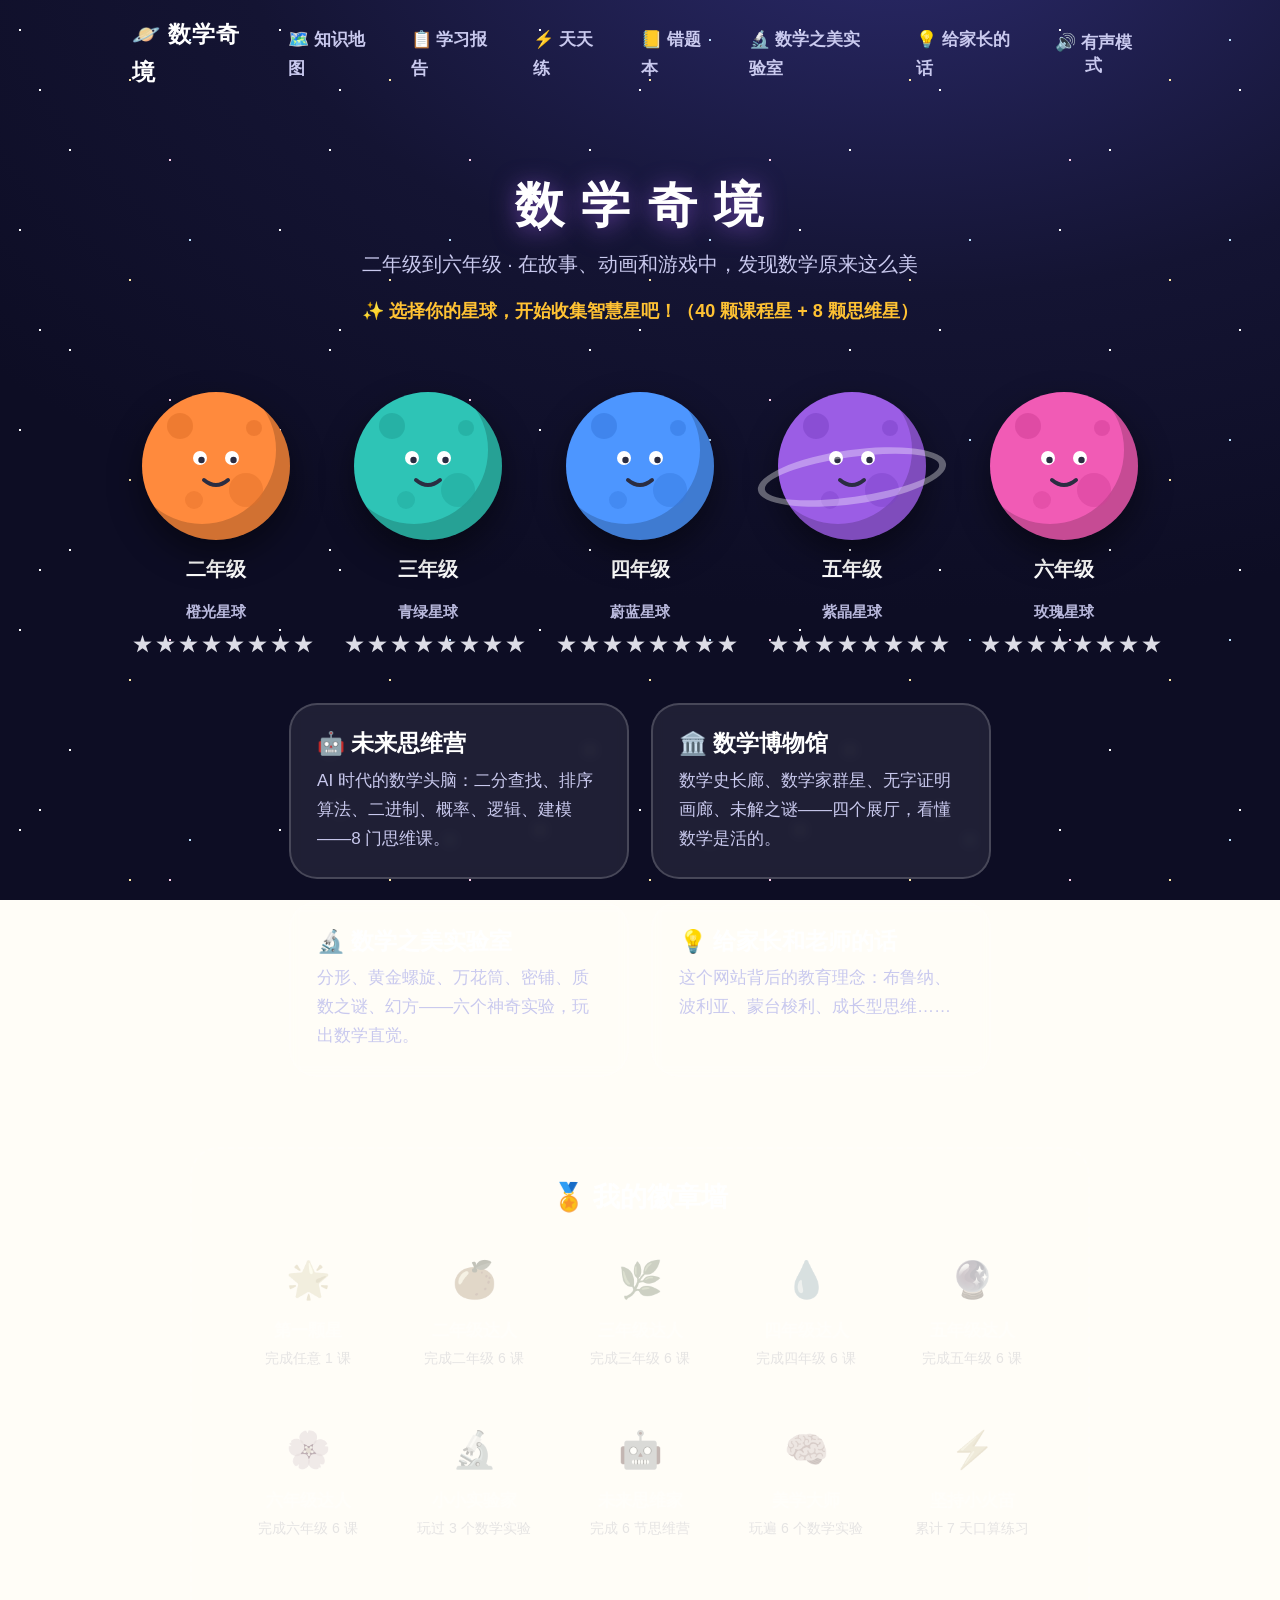
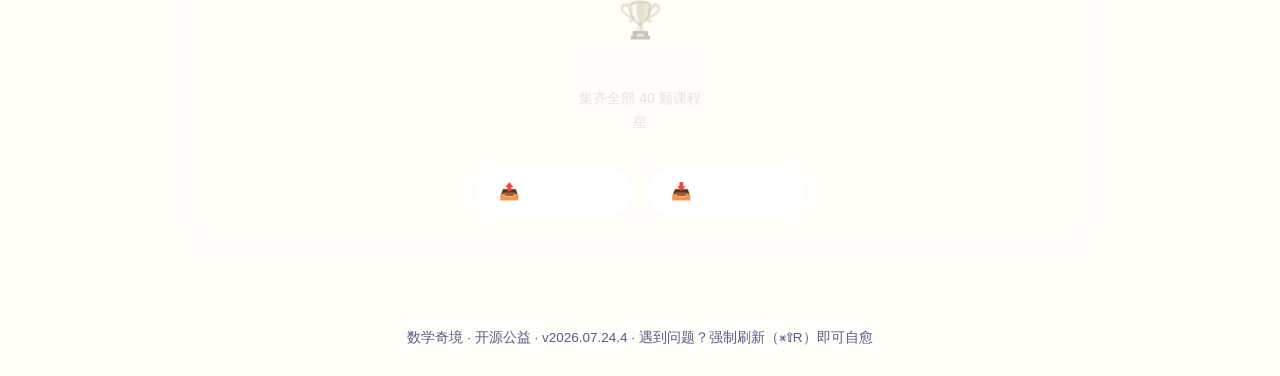
<file: index.html>
<!DOCTYPE html>
<html lang="zh-CN">
<head>
<meta charset="UTF-8">
<meta name="viewport" content="width=device-width, initial-scale=1.0">
<title>数学奇境 · 让每个孩子爱上数学</title>
<meta name="description" content="数学奇境——让二到六年级孩子在故事、动画和游戏中爱上数学的免费公益学习网站，陪伴孩子快乐成长">
<meta property="og:type" content="website">
<meta property="og:title" content="数学奇境 · 让每个孩子爱上数学">
<meta property="og:description" content="数学奇境——让二到六年级孩子在故事、动画和游戏中爱上数学的免费公益学习网站，陪伴孩子快乐成长">
<meta property="og:image" content="https://math.liaomagic.com/assets/img/og.png">
<meta property="og:url" content="https://math.liaomagic.com/">
<link rel="icon" href="assets/img/favicon.svg" type="image/svg+xml">
<link rel="stylesheet" href="assets/css/base.css?v=20260724b">
<link rel="stylesheet" href="assets/css/components.css?v=20260724b">
<script src="assets/js/pwa.js?v=20260724b"></script>
<script>
/* SW 更新哨兵（内联防缓存）：每次加载强制检查 Service Worker 更新 */
if ("serviceWorker" in navigator) {
  navigator.serviceWorker.getRegistrations().then(function (rs) {
    rs.forEach(function (r) { r.update().catch(function () {}); });
  }).catch(function () {});
}
</script>
</head>
<body>
<div class="space-bg"></div>
<div class="stars"></div>
<div class="stars2"></div>

<div class="wrap">
  <nav class="topnav">
    <span class="logo" style="color:#fff">🪐 数学奇境</span>
    <span class="spacer"></span>
    <a class="navlink" style="color:#c9c9ee" href="map.html">🗺️ 知识地图</a>
    <a class="navlink" style="color:#c9c9ee" href="report.html">📋 学习报告</a>
    <a class="navlink" style="color:#c9c9ee" href="drills.html">⚡ 天天练</a>
    <a class="navlink" style="color:#c9c9ee" href="mistakes.html">📒 错题本</a>
    <a class="navlink" style="color:#c9c9ee" href="lab.html">🔬 数学之美实验室</a>
    <a class="navlink" style="color:#c9c9ee" href="about.html">💡 给家长的话</a>
    <button class="navlink" id="quietBtn" title="安静模式：关闭音效与礼花"></button>
  </nav>

  <header class="hero rise">
    <h1>数 学 奇 境</h1>
    <p>二年级到六年级 · 在故事、动画和游戏中，发现数学原来这么美</p>
    <div class="badge-line" id="starLine"></div>
  </header>

  <main class="universe" id="universe"></main>

  <section class="gateways">
    <a class="gateway rise d2" href="think.html">
      <h3>🤖 未来思维营</h3>
      <p>AI 时代的数学头脑：二分查找、排序算法、二进制、概率、逻辑、建模——8 门思维课。</p>
    </a>
    <a class="gateway rise d2" href="museum.html">
      <h3>🏛️ 数学博物馆</h3>
      <p>数学史长廊、数学家群星、无字证明画廊、未解之谜——四个展厅，看懂数学是活的。</p>
    </a>
    <a class="gateway rise d3" href="lab.html">
      <h3>🔬 数学之美实验室</h3>
      <p>分形、黄金螺旋、万花筒、密铺、质数之谜、幻方——六个神奇实验，玩出数学直觉。</p>
    </a>
    <a class="gateway rise d3" href="about.html">
      <h3>💡 给家长和老师的话</h3>
      <p>这个网站背后的教育理念：布鲁纳、波利亚、蒙台梭利、成长型思维……</p>
    </a>
  </section>

  <section class="badgewall rise d3" id="badgewall">
    <h2>🏅 我的徽章墙</h2>
    <div class="badge-grid" id="badgeGrid"></div>
    <div style="text-align:center;margin-top:18px">
      <button class="btn ghost small" id="expBtn" style="color:#fff;border-color:rgba(255,255,255,.4)">📤 导出进度码</button>
      <button class="btn ghost small" id="impBtn" style="color:#fff;border-color:rgba(255,255,255,.4);margin-left:10px">📥 导入进度码</button>
    </div>
    <div id="codeBox" style="display:none;margin-top:14px">
      <textarea id="codeText" rows="3" style="width:100%;border-radius:12px;padding:10px;font-size:.8rem" placeholder="进度码会显示在这里；也可以把别的设备上的进度码粘贴进来"></textarea>
      <div style="text-align:center;margin-top:8px">
        <button class="btn small" id="codeOk">确认导入</button>
        <span id="codeMsg" style="margin-left:10px;font-size:.85rem"></span>
      </div>
    </div>
  </section>

  <footer style="text-align:center;color:#5a5a8a;font-size:.75rem;padding:0 0 26px">
    数学奇境 · 开源公益 · <span id="verStamp">v2026.07.24.4</span> · 遇到问题？强制刷新（⌘⇧R）即可自愈
  </footer>
</div>

<script src="assets/js/engine/util.js?v=20260724b"></script>
<script src="assets/js/engine/progress.js?v=20260724b"></script>
<script src="assets/js/engine/feedback.js?v=20260724b"></script>
<script src="content/encouragement.js"></script>
<script>
(function () {
  var GRADES = [
    { g: 2, name: "二年级", sub: "橙光星球", color: "#ff8a3d", crater: "#e06f28" },
    { g: 3, name: "三年级", sub: "青绿星球", color: "#2ec4b6", crater: "#1fa398" },
    { g: 4, name: "四年级", sub: "蔚蓝星球", color: "#4d96ff", crater: "#3578de" },
    { g: 5, name: "五年级", sub: "紫晶星球", color: "#9b5de5", crater: "#7d43c7" },
    { g: 6, name: "六年级", sub: "玫瑰星球", color: "#f15bb5", crater: "#d13f97" }
  ];

  function planetSVG(color, crater) {
    return '<div class="ball" style="background:' + color + '">' +
      '<svg viewBox="0 0 148 148" style="position:absolute;inset:0">' +
      '<circle cx="38" cy="34" r="13" fill="' + crater + '" opacity=".55"/>' +
      '<circle cx="104" cy="98" r="17" fill="' + crater + '" opacity=".45"/>' +
      '<circle cx="112" cy="36" r="8" fill="' + crater + '" opacity=".5"/>' +
      '<circle cx="52" cy="108" r="9" fill="' + crater + '" opacity=".4"/>' +
      '<circle cx="58" cy="66" r="7" fill="#fff"/>' +
      '<circle cx="90" cy="66" r="7" fill="#fff"/>' +
      '<circle cx="59.5" cy="68" r="3.2" fill="#2b2d42"/>' +
      '<circle cx="91.5" cy="68" r="3.2" fill="#2b2d42"/>' +
      '<path d="M62 88 Q74 98 86 88" stroke="#2b2d42" stroke-width="4" fill="none" stroke-linecap="round"/>' +
      "</svg></div>";
  }

  var uni = document.getElementById("universe");
  GRADES.forEach(function (gr, i) {
    var stars = MW.progress.gradeStars(gr.g);
    var a = document.createElement("a");
    a.className = "planet rise d" + (i + 1);
    a.href = "grade.html?g=" + gr.g;
    var starStr = "";
    for (var s = 0; s < 8; s++) starStr += '<span class="star' + (s < stars ? "" : " dim") + '">★</span>';
    a.innerHTML = planetSVG(gr.color, gr.crater) +
      (gr.g === 5 ? '<div class="ring"></div>' : "") +
      '<div class="pname">' + gr.name + "</div>" +
      '<div class="pname" style="font-size:.85rem;color:#b9b9dd">' + gr.sub + "</div>" +
      '<div class="pstars">' + starStr + "</div>";
    uni.appendChild(a);
  });

  // 星星总数
  var total = MW.progress.totalStars();
  var thinkN = MW.progress.thinkStars();
  document.getElementById("starLine").textContent =
    total > 0 || thinkN > 0
      ? "✨ 课程星 " + (total - thinkN) + " / 40 · 思维星 " + thinkN + " / 8，继续加油！"
      : "✨ 选择你的星球，开始收集智慧星吧！（40 颗课程星 + 8 颗思维星）";

  // 徽章墙
  var grid = document.getElementById("badgeGrid");
  MW.progress.badges().forEach(function (b) {
    var d = MW.util.el("div", "badge" + (b.got ? "" : " locked"));
    d.innerHTML = '<div class="icon">' + b.icon + '</div><div class="bname">' + b.name + '</div><div class="bcond">' + (b.got ? "已获得 🎉" : b.cond) + "</div>";
    grid.appendChild(d);
  });

  // 安静模式开关
  var qb = document.getElementById("quietBtn");
  function paintQuiet() { qb.textContent = MW.progress.quiet() ? "🔇 安静模式" : "🔊 有声模式"; qb.style.color = "#c9c9ee"; }
  qb.onclick = function () { MW.progress.setQuiet(!MW.progress.quiet()); paintQuiet(); };
  paintQuiet();

  // 进度导出/导入码
  var codeBox = document.getElementById("codeBox");
  var codeText = document.getElementById("codeText");
  var codeMsg = document.getElementById("codeMsg");
  document.getElementById("expBtn").onclick = function () {
    codeBox.style.display = "block";
    codeText.value = MW.progress.exportCode();
    codeText.select();
    codeMsg.textContent = "👆 全选复制，粘贴到另一台设备即可转移进度";
    codeMsg.style.color = "#a9e6b1";
  };
  document.getElementById("impBtn").onclick = function () {
    codeBox.style.display = "block";
    codeText.value = "";
    codeText.placeholder = "把另一台设备上的进度码粘贴到这里，再点「确认导入」";
    codeText.focus();
    codeMsg.textContent = "";
  };
  document.getElementById("codeOk").onclick = function () {
    try {
      MW.progress.importCode(codeText.value);
      codeMsg.textContent = "🎉 导入成功！页面即将刷新……";
      codeMsg.style.color = "#a9e6b1";
      setTimeout(function () { location.reload(); }, 1200);
    } catch (e) {
      codeMsg.textContent = "这段码好像不对，检查一下再试？";
      codeMsg.style.color = "#ffb3b3";
    }
  };
})();
</script>
</body>
</html>
</file>
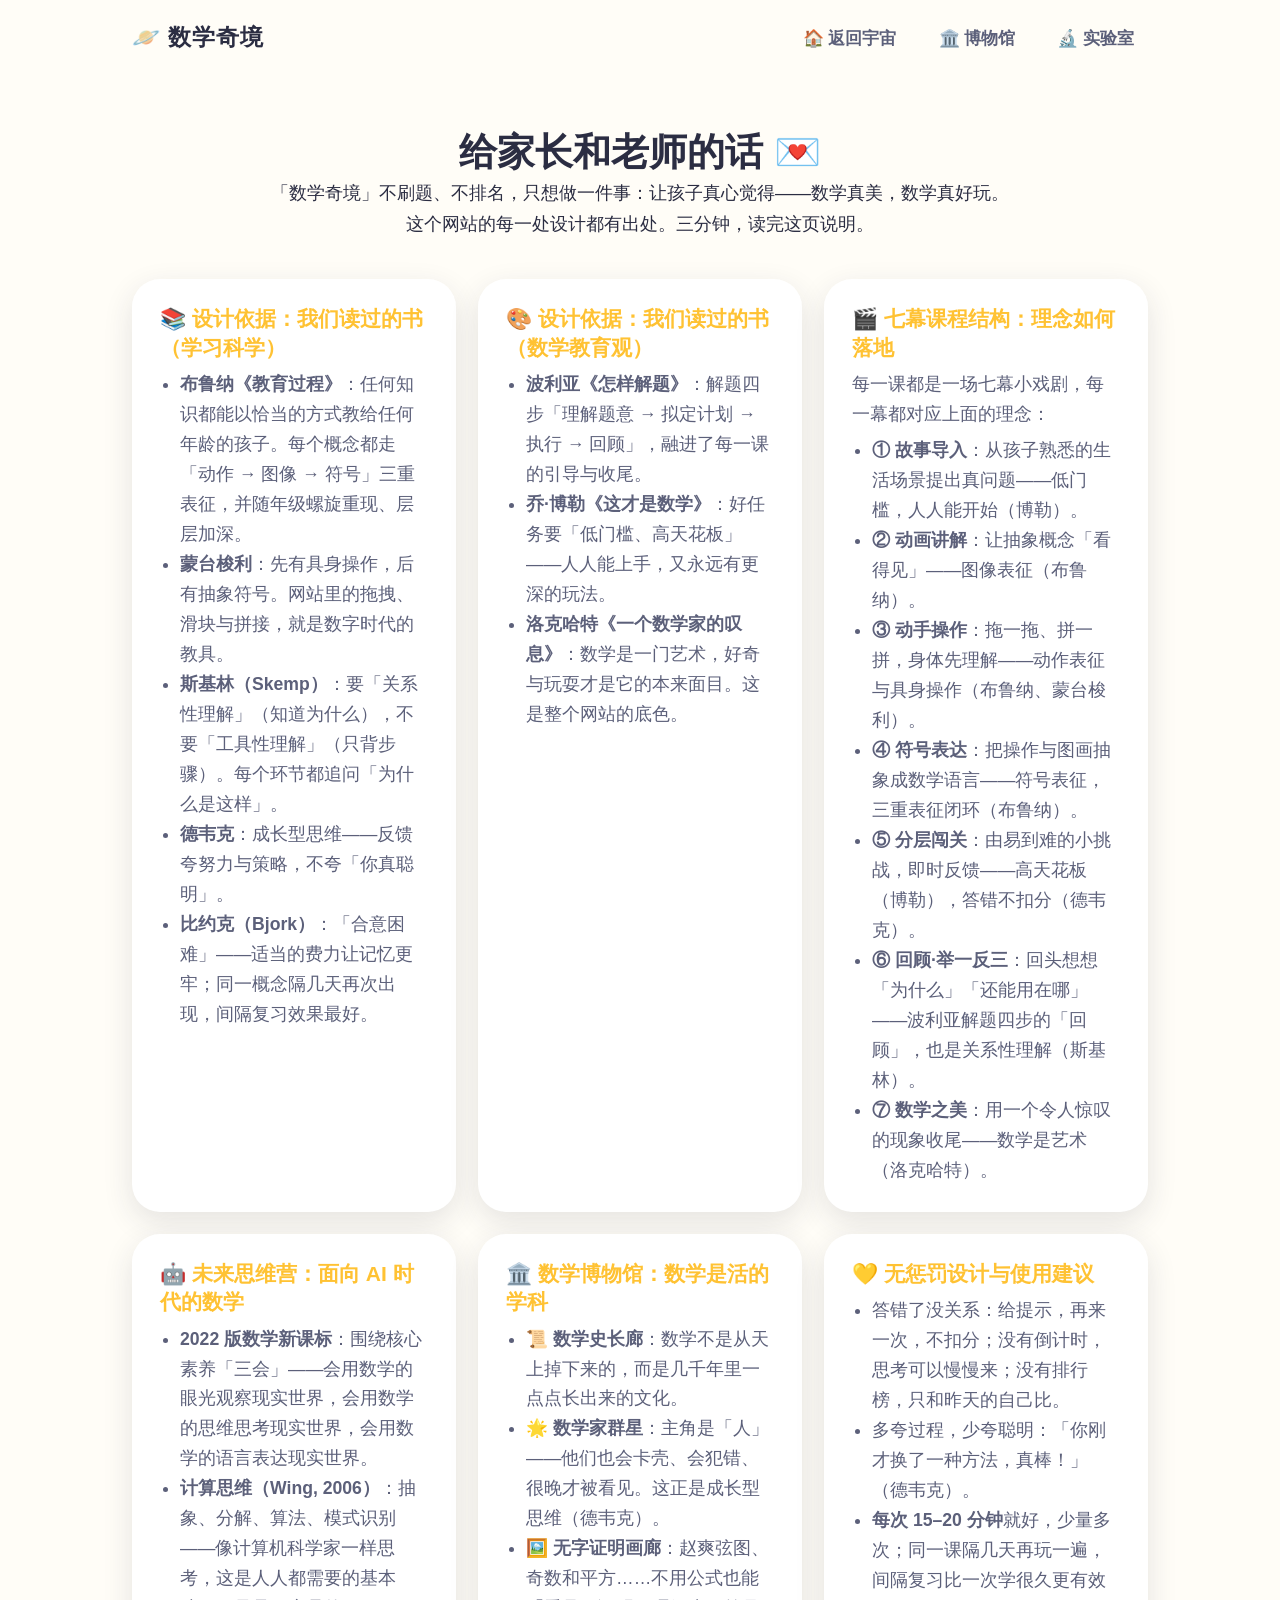
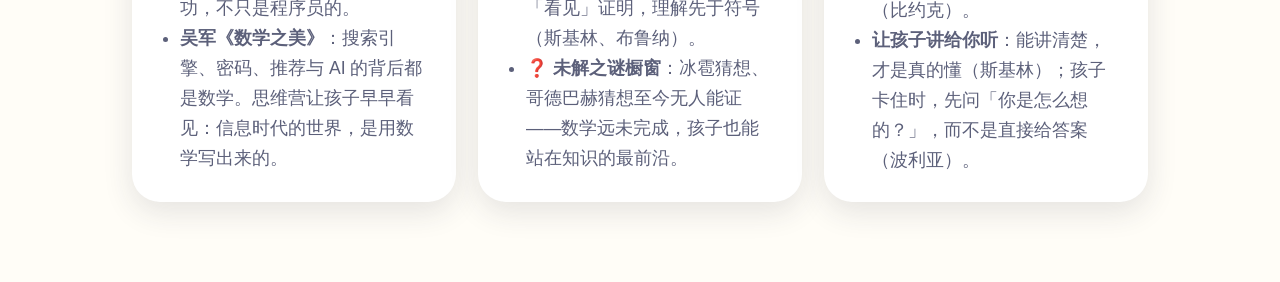
<file: about.html>
<!DOCTYPE html>
<html lang="zh-CN">
<head>
<meta charset="UTF-8">
<meta name="viewport" content="width=device-width, initial-scale=1.0">
<title>给家长和老师的话 · 数学奇境</title>
<meta name="description" content="写给家长和老师：数学奇境不刷题、不排名，用七幕小戏剧般的课程，让孩子真心觉得数学真美、数学真好玩">
<meta property="og:type" content="website">
<meta property="og:title" content="给家长和老师的话 · 数学奇境">
<meta property="og:description" content="写给家长和老师：数学奇境不刷题、不排名，用七幕小戏剧般的课程，让孩子真心觉得数学真美、数学真好玩">
<meta property="og:image" content="https://math.liaomagic.com/assets/img/og.png">
<meta property="og:url" content="https://math.liaomagic.com/about.html">
<link rel="icon" href="assets/img/favicon.svg" type="image/svg+xml">
<link rel="stylesheet" href="assets/css/base.css?v=20260724b">
<link rel="stylesheet" href="assets/css/components.css?v=20260724b">
<script src="assets/js/pwa.js?v=20260724b"></script>
<script>
/* SW 更新哨兵（内联防缓存）：每次加载强制检查 Service Worker 更新 */
if ("serviceWorker" in navigator) {
  navigator.serviceWorker.getRegistrations().then(function (rs) {
    rs.forEach(function (r) { r.update().catch(function () {}); });
  }).catch(function () {});
}
</script>
</head>
<body>
<div class="wrap">
  <nav class="topnav">
    <a class="logo" href="index.html">🪐 数学奇境</a>
    <span class="spacer"></span>
    <a class="navlink" href="index.html">🏠 返回宇宙</a>
    <a class="navlink" href="museum.html">🏛️ 博物馆</a>
    <a class="navlink" href="lab.html">🔬 实验室</a>
  </nav>

  <header class="about-hero rise">
    <h1>给家长和老师的话 💌</h1>
    <p>「数学奇境」不刷题、不排名，只想做一件事：让孩子真心觉得——数学真美，数学真好玩。<br>这个网站的每一处设计都有出处。三分钟，读完这页说明。</p>
  </header>

  <main class="about-grid">
    <section class="about-card rise d1">
      <h3>📚 设计依据：我们读过的书（学习科学）</h3>
      <ul>
        <li><b>布鲁纳《教育过程》</b>：任何知识都能以恰当的方式教给任何年龄的孩子。每个概念都走「动作 → 图像 → 符号」三重表征，并随年级螺旋重现、层层加深。</li>
        <li><b>蒙台梭利</b>：先有具身操作，后有抽象符号。网站里的拖拽、滑块与拼接，就是数字时代的教具。</li>
        <li><b>斯基林（Skemp）</b>：要「关系性理解」（知道为什么），不要「工具性理解」（只背步骤）。每个环节都追问「为什么是这样」。</li>
        <li><b>德韦克</b>：成长型思维——反馈夸努力与策略，不夸「你真聪明」。</li>
        <li><b>比约克（Bjork）</b>：「合意困难」——适当的费力让记忆更牢；同一概念隔几天再次出现，间隔复习效果最好。</li>
      </ul>
    </section>

    <section class="about-card rise d2">
      <h3>🎨 设计依据：我们读过的书（数学教育观）</h3>
      <ul>
        <li><b>波利亚《怎样解题》</b>：解题四步「理解题意 → 拟定计划 → 执行 → 回顾」，融进了每一课的引导与收尾。</li>
        <li><b>乔·博勒《这才是数学》</b>：好任务要「低门槛、高天花板」——人人能上手，又永远有更深的玩法。</li>
        <li><b>洛克哈特《一个数学家的叹息》</b>：数学是一门艺术，好奇与玩耍才是它的本来面目。这是整个网站的底色。</li>
      </ul>
    </section>

    <section class="about-card rise d3">
      <h3>🎬 七幕课程结构：理念如何落地</h3>
      <p>每一课都是一场七幕小戏剧，每一幕都对应上面的理念：</p>
      <ul>
        <li><b>① 故事导入</b>：从孩子熟悉的生活场景提出真问题——低门槛，人人能开始（博勒）。</li>
        <li><b>② 动画讲解</b>：让抽象概念「看得见」——图像表征（布鲁纳）。</li>
        <li><b>③ 动手操作</b>：拖一拖、拼一拼，身体先理解——动作表征与具身操作（布鲁纳、蒙台梭利）。</li>
        <li><b>④ 符号表达</b>：把操作与图画抽象成数学语言——符号表征，三重表征闭环（布鲁纳）。</li>
        <li><b>⑤ 分层闯关</b>：由易到难的小挑战，即时反馈——高天花板（博勒），答错不扣分（德韦克）。</li>
        <li><b>⑥ 回顾·举一反三</b>：回头想想「为什么」「还能用在哪」——波利亚解题四步的「回顾」，也是关系性理解（斯基林）。</li>
        <li><b>⑦ 数学之美</b>：用一个令人惊叹的现象收尾——数学是艺术（洛克哈特）。</li>
      </ul>
    </section>

    <section class="about-card rise d4">
      <h3>🤖 未来思维营：面向 AI 时代的数学</h3>
      <ul>
        <li><b>2022 版数学新课标</b>：围绕核心素养「三会」——会用数学的眼光观察现实世界，会用数学的思维思考现实世界，会用数学的语言表达现实世界。</li>
        <li><b>计算思维（Wing, 2006）</b>：抽象、分解、算法、模式识别——像计算机科学家一样思考，这是人人都需要的基本功，不只是程序员的。</li>
        <li><b>吴军《数学之美》</b>：搜索引擎、密码、推荐与 AI 的背后都是数学。思维营让孩子早早看见：信息时代的世界，是用数学写出来的。</li>
      </ul>
    </section>

    <section class="about-card rise d5">
      <h3>🏛️ 数学博物馆：数学是活的学科</h3>
      <ul>
        <li><b>📜 数学史长廊</b>：数学不是从天上掉下来的，而是几千年里一点点长出来的文化。</li>
        <li><b>🌟 数学家群星</b>：主角是「人」——他们也会卡壳、会犯错、很晚才被看见。这正是成长型思维（德韦克）。</li>
        <li><b>🖼️ 无字证明画廊</b>：赵爽弦图、奇数和平方……不用公式也能「看见」证明，理解先于符号（斯基林、布鲁纳）。</li>
        <li><b>❓ 未解之谜橱窗</b>：冰雹猜想、哥德巴赫猜想至今无人能证——数学远未完成，孩子也能站在知识的最前沿。</li>
      </ul>
    </section>

    <section class="about-card rise d6">
      <h3>💛 无惩罚设计与使用建议</h3>
      <ul>
        <li>答错了没关系：给提示，再来一次，不扣分；没有倒计时，思考可以慢慢来；没有排行榜，只和昨天的自己比。</li>
        <li>多夸过程，少夸聪明：「你刚才换了一种方法，真棒！」（德韦克）。</li>
        <li><b>每次 15–20 分钟</b>就好，少量多次；同一课隔几天再玩一遍，间隔复习比一次学很久更有效（比约克）。</li>
        <li><b>让孩子讲给你听</b>：能讲清楚，才是真的懂（斯基林）；孩子卡住时，先问「你是怎么想的？」，而不是直接给答案（波利亚）。</li>
      </ul>
    </section>
  </main>
</div>
</body>
</html>
</file>
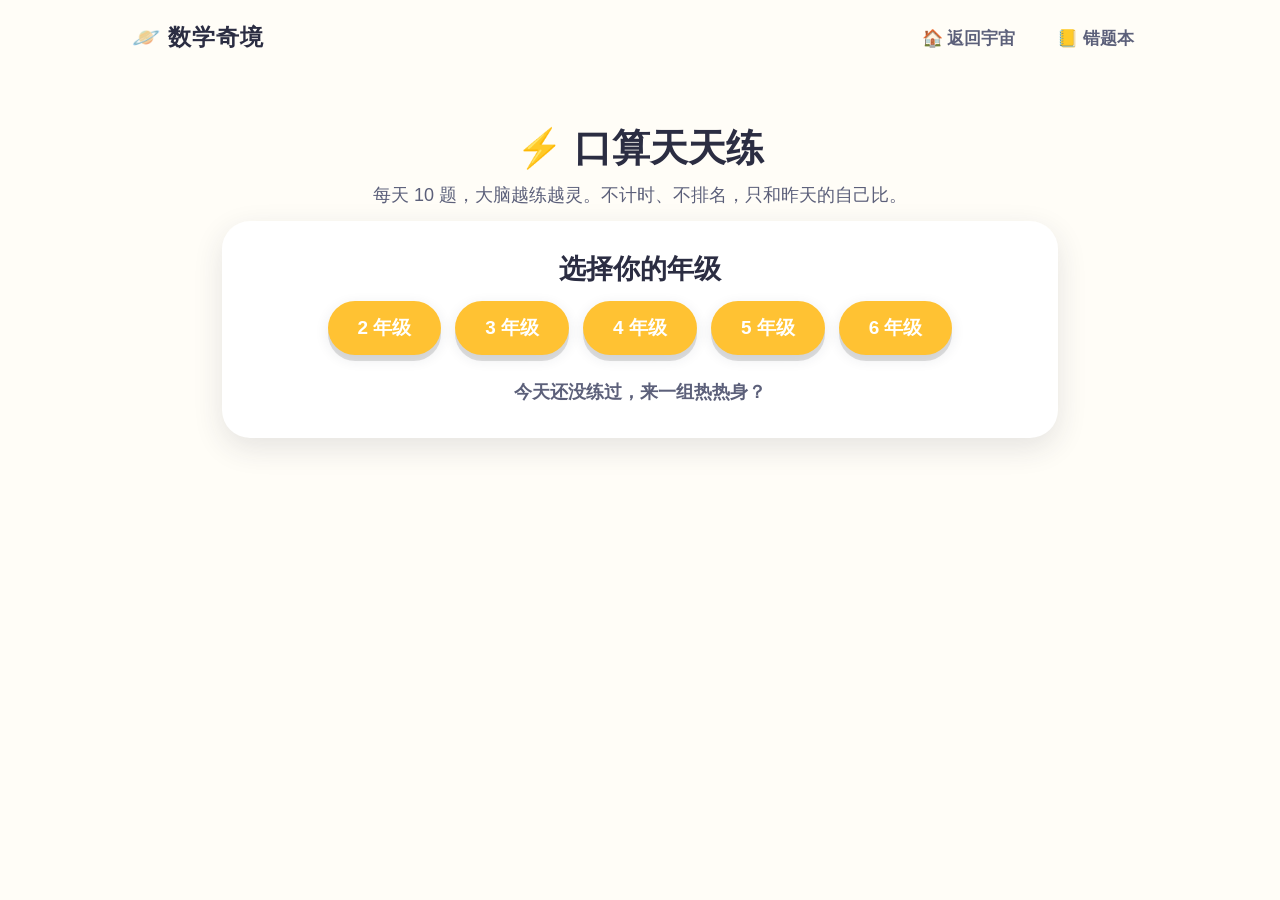
<file: drills.html>
<!DOCTYPE html>
<html lang="zh-CN">
<head>
<meta charset="UTF-8">
<meta name="viewport" content="width=device-width, initial-scale=1.0">
<title>口算天天练 · 数学奇境</title>
<meta name="description" content="口算天天练——每天 10 题，大脑越练越灵。不计时、不排名，只和昨天的自己比，错题自动收进错题本">
<meta property="og:type" content="website">
<meta property="og:title" content="口算天天练 · 数学奇境">
<meta property="og:description" content="口算天天练——每天 10 题，大脑越练越灵。不计时、不排名，只和昨天的自己比，错题自动收进错题本">
<meta property="og:image" content="https://math.liaomagic.com/assets/img/og.png">
<meta property="og:url" content="https://math.liaomagic.com/drills.html">
<link rel="icon" href="assets/img/favicon.svg" type="image/svg+xml">
<link rel="stylesheet" href="assets/css/base.css?v=20260724b">
<link rel="stylesheet" href="assets/css/components.css?v=20260724b">
<script src="assets/js/pwa.js?v=20260724b"></script>
<script>
/* SW 更新哨兵（内联防缓存）：每次加载强制检查 Service Worker 更新 */
if ("serviceWorker" in navigator) {
  navigator.serviceWorker.getRegistrations().then(function (rs) {
    rs.forEach(function (r) { r.update().catch(function () {}); });
  }).catch(function () {});
}
</script>
</head>
<body>
<div class="wrap">
  <nav class="topnav">
    <a class="logo" href="index.html">🪐 数学奇境</a>
    <span class="spacer"></span>
    <a class="navlink" href="index.html">🏠 返回宇宙</a>
    <a class="navlink" href="mistakes.html">📒 错题本</a>
  </nav>

  <header class="grade-hero rise">
    <h1>⚡ 口算天天练</h1>
    <p>每天 10 题，大脑越练越灵。不计时、不排名，只和昨天的自己比。</p>
  </header>

  <div class="stage" style="padding-top:0">
    <div class="card rise" id="home" style="text-align:center">
      <h2 style="margin-bottom:14px">选择你的年级</h2>
      <div id="gradePicks" style="display:flex;gap:14px;justify-content:center;flex-wrap:wrap;margin-bottom:22px"></div>
      <div id="todayInfo" style="color:var(--ink-soft);font-weight:700"></div>
    </div>
    <div class="scene-card" id="quizBox" style="display:none"></div>
  </div>
</div>

<script src="assets/js/engine/util.js?v=20260724b"></script>
<script src="assets/js/engine/progress.js?v=20260724b"></script>
<script src="assets/js/engine/feedback.js?v=20260724b"></script>
<script src="assets/js/engine/quiz.js?v=20260724b"></script>
<script src="assets/js/widgets/vertical.js?v=20260724b"></script>
<script src="content/encouragement.js"></script>
<script>
(function () {
  function rnd(a, b) { return a + Math.floor(Math.random() * (b - a + 1)); }
  function pick(arr) { return arr[Math.floor(Math.random() * arr.length)]; }
  function Q(q, answer, hint, vertical) {
    var o = { type: "fill", level: "口算", q: q, answer: String(answer), hint: hint || "静下心来，再算一遍", explain: q.replace("？", "") + " = " + answer };
    if (vertical) { o.vertical = vertical; o.level = "笔算"; }
    return o;
  }

  /* 笔算题（答完自动展示竖式） */
  var WRITTEN = {
    2: [function () { var a = rnd(25, 69), b = rnd(15, 29); return Q(a + " + " + b + " = ？", a + b, "满十要进一", { op: "add", a: a, b: b }); },
        function () { var a = rnd(50, 92), b = rnd(15, 39); return Q(a + " − " + b + " = ？", a - b, "不够减要退位", { op: "sub", a: a, b: b }); }],
    3: [function () { var a = rnd(12, 24), b = rnd(2, 4); return Q(a + " × " + b + " = ？", a * b, "从个位乘起", { op: "mul", a: a, b: b }); },
        function () { var b = rnd(2, 4), c = rnd(12, 23); return Q(b * c + " ÷ " + b + " = ？", c, "从高位试商", { op: "div", a: b * c, b: b }); }],
    4: [function () { var a = rnd(112, 234), b = rnd(11, 19); return Q(a + " × " + b + " = ？", a * b, "第二部分积要左移一位", { op: "mul", a: a, b: b }); },
        function () { var b = rnd(11, 19), c = rnd(11, 19); return Q(b * c + " ÷ " + b + " = ？", c, "把除数看成整十试商", { op: "div", a: b * c, b: b }); }],
    5: [function () { var a = rnd(103, 309), b = rnd(12, 25); return Q(a + " × " + b + " = ？", a * b, "对齐数位再相加", { op: "mul", a: a, b: b }); },
        function () { var b = rnd(12, 24), c = rnd(12, 24); return Q(b * c + " ÷ " + b + " = ？", c, "试商后乘回去验一验", { op: "div", a: b * c, b: b }); }],
    6: [function () { var a = rnd(115, 345), b = rnd(13, 26); return Q(a + " × " + b + " = ？", a * b, "每一步对哪位要想清", { op: "mul", a: a, b: b }); },
        function () { var b = rnd(13, 26), c = rnd(13, 26); return Q(b * c + " ÷ " + b + " = ？", c, "商乘除数要等于落下的数", { op: "div", a: b * c, b: b }); }]
  };

  /* 各年级题目工厂：每次调用生成 1 题 */
  var FACTORY = {
    2: [function () { var a = rnd(2, 9), b = rnd(2, 9); return Q(a + " × " + b + " = ？", a * b, "想乘法口诀"); },
        function () { var b = rnd(2, 9), c = rnd(2, 9); return Q(b * c + " ÷ " + b + " = ？", c, "几乘 " + b + " 得 " + b * c + "？"); },
        function () { var a = rnd(30, 90), b = rnd(10, 29); return Q(a + " − " + b + " = ？", a - b, "先减整十，再减个位"); },
        function () { var a = rnd(20, 70), b = rnd(15, 29); return Q(a + " + " + b + " = ？", a + b, "先加整十，再加个位"); }],
    3: [function () { var a = rnd(12, 99), b = rnd(2, 9); return Q(a + " × " + b + " = ？", a * b, "拆成整十和个位分别乘"); },
        function () { var a = rnd(100, 900), b = rnd(100, 900); return Q(a + " + " + b + " = ？", a + b, "整百整百地加"); },
        function () { var a = rnd(200, 999), b = rnd(100, a - 50); return Q(a + " − " + b + " = ？", a - b, "不够减要退位"); },
        function () { var a = pick([20, 30, 40, 50, 60]), b = rnd(2, 9); return Q(a + " × " + b + " = ？", a * b, "先算 " + (a / 10) + " × " + b + "，再添 0"); }],
    4: [function () { var a = rnd(101, 399), b = rnd(11, 29); return Q(a + " × " + b + " = ？", a * b, "拆 " + b + " 成 10 和几分别乘"); },
        function () { var b = rnd(11, 29), c = rnd(2, 9); return Q(b * c + " ÷ " + b + " = ？", c, b + " 乘几得 " + b * c + "？"); },
        function () { var a = rnd(11, 24) * 4; return Q("25 × " + a + " = ？", 25 * a, "25 看见 4 是好朋友：25×4=100"); },
        function () { var a = rnd(101, 499); return Q(a + " + 99 = ？", a + 99, "加 100 再减 1"); }],
    5: [function () { var a = rnd(11, 99) / 10, b = rnd(2, 9); return Q(a.toFixed(1) + " × " + b + " = ？", (a * b).toFixed(1), "先当整数乘，再点小数点"); },
        function () { var b = rnd(2, 9), c = rnd(12, 60) / 10; return Q((b * c).toFixed(1) + " ÷ " + b + " = ？", c.toFixed(1), "商的小数点要和被除数对齐"); },
        function () { var d = pick([3, 5, 7, 9]), a = rnd(1, d - 2), b = rnd(1, d - a - 1); return Q(a + "/" + d + " + " + b + "/" + d + " = ？（填几分之几）", (a + b) + "/" + d, "同分母，分子相加"); },
        function () { var a = rnd(12, 60) / 10, b = rnd(11, 40) / 10; return Q(a.toFixed(1) + " + " + b.toFixed(1) + " = ？", (a + b).toFixed(1), "小数点对齐"); }],
    6: [function () { var a = pick([2, 3, 4, 5]), b = rnd(2, 9); return Q(a + "/" + (a + 1) + " × " + (a + 1) + " = ？", a, "分子分母可以约分"); },
        function () { var a = rnd(1, 9), b = pick([2, 3, 4, 5, 6]); return Q(a + " ÷ 1/" + b + " = ？", a * b, "除以一个分数 = 乘它的倒数"); },
        function () { var a = pick([10, 20, 25, 40, 50, 60, 75, 80]); return Q(a + "% = ？（填小数）", a / 100, "百分数 ÷100 就是小数"); },
        function () { var a = pick([120, 150, 200, 240, 300, 360]), b = pick([10, 20, 25, 50]); return Q(a + " 的 " + b + "% 是 ？", a * b / 100, "先算 " + a + " × " + (b / 100)); }]
  };

  var picks = document.getElementById("gradePicks");
  var mode = "oral";
  [2, 3, 4, 5, 6].forEach(function (g) {
    var b = MW.util.el("button", "btn", g + " 年级");
    b.onclick = function () { pickMode(g); };
    picks.appendChild(b);
  });

  function pickMode(g) {
    var home = document.getElementById("home");
    home.innerHTML = '<h2 style="margin-bottom:14px">' + g + " 年级 · 选模式</h2>" +
      '<div style="display:flex;gap:14px;justify-content:center;flex-wrap:wrap;margin-bottom:16px">' +
      '<button class="btn" id="mOral">⚡ 口算（心算快练）</button>' +
      '<button class="btn ghost" id="mWritten">📐 笔算（带竖式）</button></div>' +
      '<div><a href="drills.html" style="color:var(--ink-soft);font-size:.9rem">‹ 重选年级</a></div>';
    document.getElementById("mOral").onclick = function () { mode = "oral"; start(g); };
    document.getElementById("mWritten").onclick = function () { mode = "written"; start(g); };
  }
  var today = MW.progress.drillToday();
  document.getElementById("todayInfo").textContent =
    today > 0 ? "今天你已经练了 " + today + " 组，太勤快了！🔥" : "今天还没练过，来一组热热身？";

  function start(g) {
    document.body.setAttribute("data-grade", g);
    document.getElementById("home").style.display = "none";
    var box = document.getElementById("quizBox");
    box.style.display = "flex";
    var qs = [], used = {};
    var pool = mode === "written" ? WRITTEN[g] : FACTORY[g];
    while (qs.length < 10) {
      var q = pick(pool)();
      if (used[q.q]) continue;
      used[q.q] = 1; qs.push(q);
    }
    var t0 = Date.now();
    MW.quiz.run(box, qs, function () {
      MW.progress.markDrill();
      var sec = Math.round((Date.now() - t0) / 1000);
      var done = MW.util.el("div", "quiz-done");
      done.innerHTML = "<p style='margin-top:8px;color:var(--ink-soft)'>用时 " + Math.floor(sec / 60) + " 分 " + (sec % 60) + " 秒 · 错题已自动收入 📒 错题本</p>" +
        '<div style="margin-top:16px;display:flex;gap:14px;justify-content:center">' +
        '<button class="btn" id="again">再来一组 ⚡</button>' +
        '<a class="btn ghost" href="mistakes.html">去错题本</a></div>';
      box.appendChild(done);
      document.getElementById("again").onclick = function () { location.reload(); };
    }, { unitId: "drill" });
  }
})();
</script>
</body>
</html>
</file>
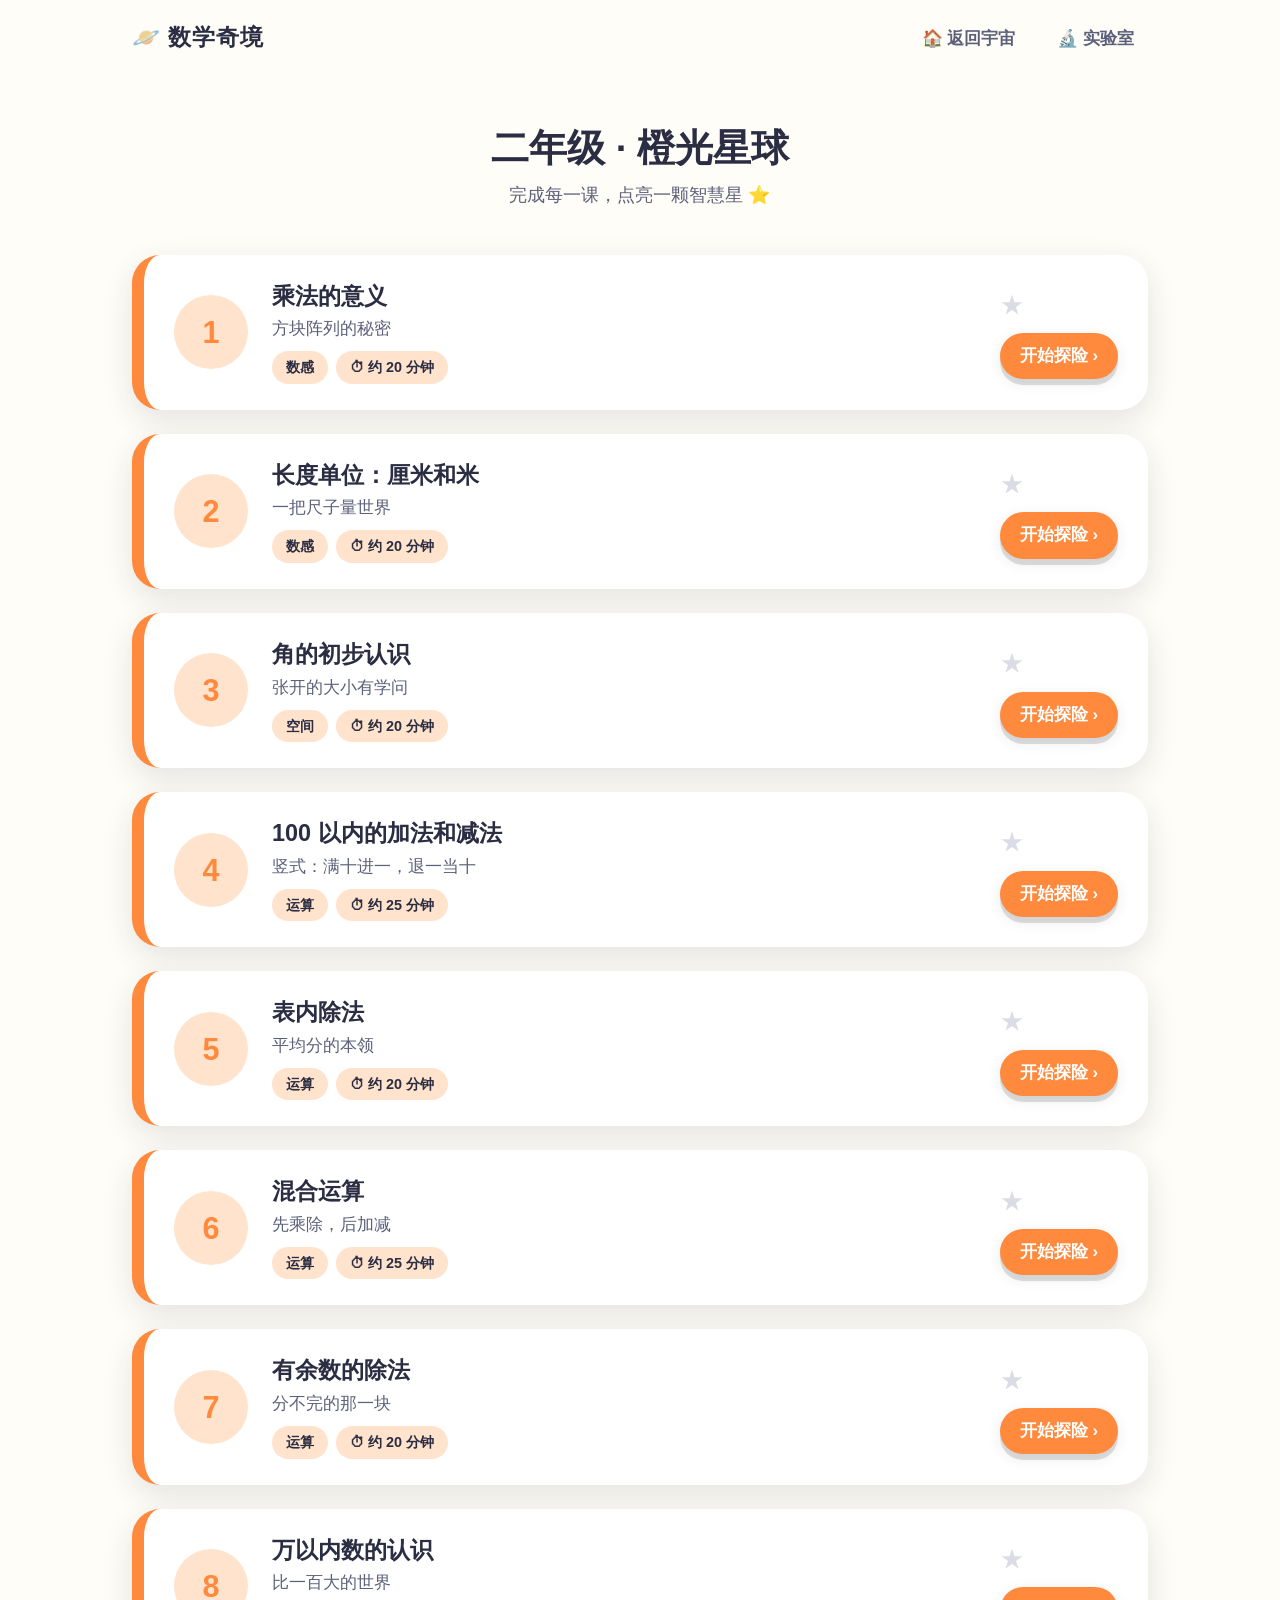
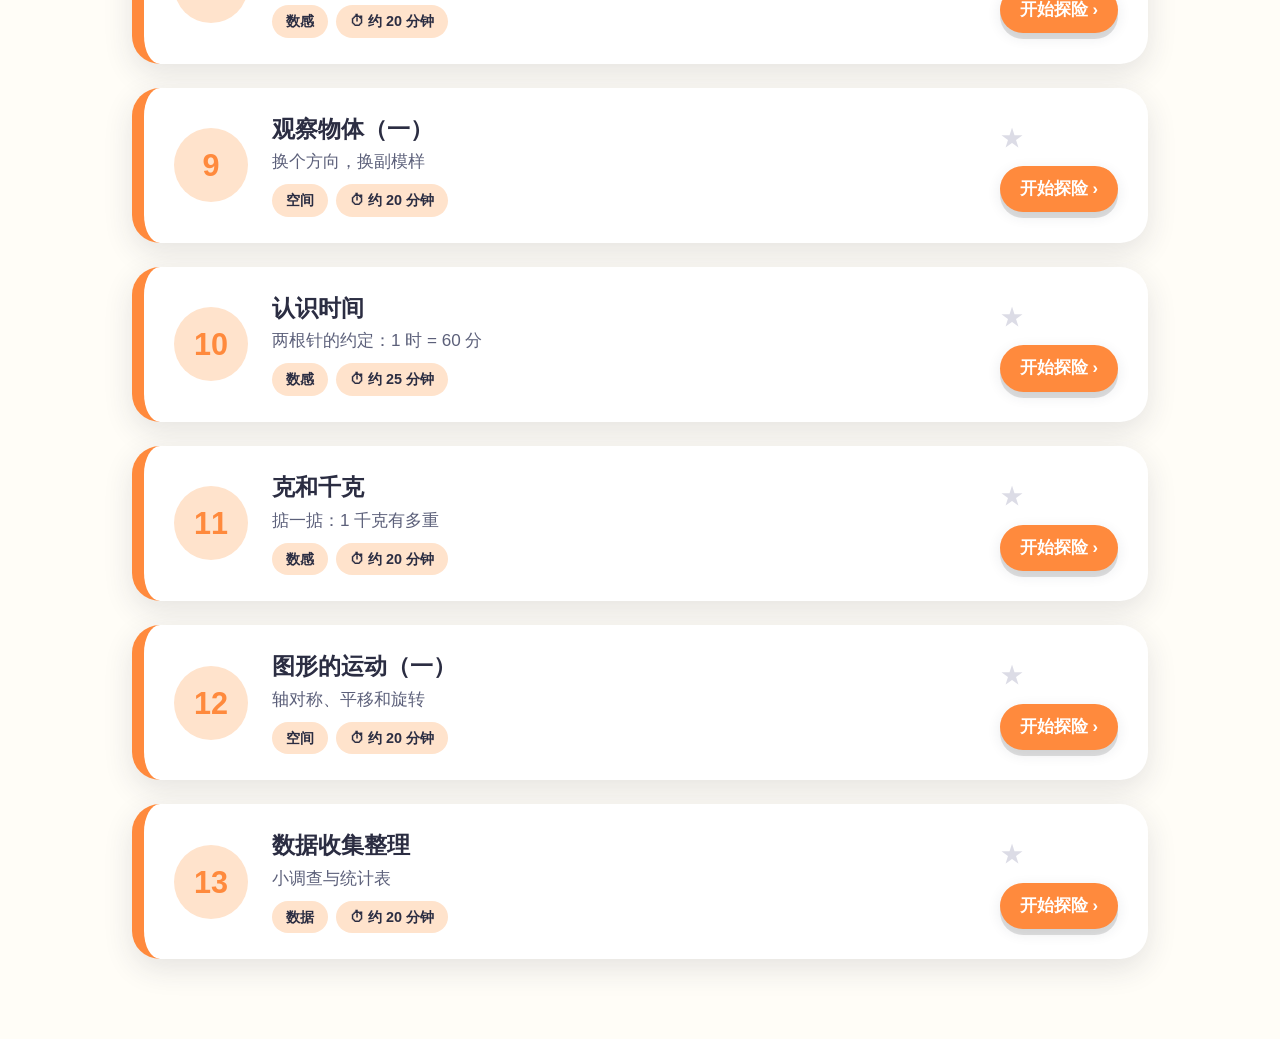
<file: grade.html>
<!DOCTYPE html>
<html lang="zh-CN">
<head>
<meta charset="UTF-8">
<meta name="viewport" content="width=device-width, initial-scale=1.0">
<title>年级星球 · 数学奇境</title>
<meta name="description" content="年级星球——按年级精选的数学课程地图，二至六年级同步课标知识点，孩子自主选择，开启专属数学探险之旅">
<meta property="og:type" content="website">
<meta property="og:title" content="年级星球 · 数学奇境">
<meta property="og:description" content="年级星球——按年级精选的数学课程地图，二至六年级同步课标知识点，孩子自主选择，开启专属数学探险之旅">
<meta property="og:image" content="https://math.liaomagic.com/assets/img/og.png">
<meta property="og:url" content="https://math.liaomagic.com/grade.html">
<link rel="icon" href="assets/img/favicon.svg" type="image/svg+xml">
<link rel="stylesheet" href="assets/css/base.css?v=20260724b">
<link rel="stylesheet" href="assets/css/components.css?v=20260724b">
<script src="assets/js/pwa.js?v=20260724b"></script>
<script>
/* SW 更新哨兵（内联防缓存）：每次加载强制检查 Service Worker 更新 */
if ("serviceWorker" in navigator) {
  navigator.serviceWorker.getRegistrations().then(function (rs) {
    rs.forEach(function (r) { r.update().catch(function () {}); });
  }).catch(function () {});
}
</script>
</head>
<body>
<div class="wrap">
  <nav class="topnav">
    <a class="logo" href="index.html">🪐 数学奇境</a>
    <span class="spacer"></span>
    <a class="navlink" href="index.html">🏠 返回宇宙</a>
    <a class="navlink" href="lab.html">🔬 实验室</a>
  </nav>

  <header class="grade-hero rise">
    <h1 id="gname">…</h1>
    <p id="gsub"></p>
  </header>

  <main class="unit-list" id="unitList"></main>
</div>

<script src="assets/js/engine/util.js?v=20260724b"></script>
<script src="assets/js/engine/progress.js?v=20260724b"></script>
<script>
(function () {
  var g = parseInt(MW.util.param("g", "2"), 10);
  document.body.setAttribute("data-grade", g);

  // 依次装载 g{N}.js（基础单元）+ g{N}b/c/d/e.js（扩展单元，可缺省）
  var files = ["content/g" + g + ".js", "content/g" + g + "b.js", "content/g" + g + "c.js", "content/g" + g + "d.js", "content/g" + g + "e.js"];
  var left = files.length, baseOk = false;
  files.forEach(function (src, fi) {
    var s = document.createElement("script");
    s.src = src;
    s.async = false; /* 动态脚本默认乱序执行；强制按插入顺序，保证 g{N}.js 先于扩展包 */
    s.onload = function () { if (fi === 0) baseOk = true; tick(); };
    s.onerror = tick;
    document.head.appendChild(s);
  });
  function tick() {
    if (--left > 0) return;
    var data = MW.content && MW.content[g];
    if (!baseOk || !data) return oops();
    document.getElementById("gname").textContent = data.name;
    document.getElementById("gsub").textContent = "完成每一课，点亮一颗智慧星 ⭐";
    document.title = data.name + " · 数学奇境";

    var list = document.getElementById("unitList");
    data.units.forEach(function (u, i) {
      var has = MW.progress.hasStar(u.id);
      var a = document.createElement("a");
      a.className = "unit-card rise d" + ((i % 5) + 1);
      a.href = "lesson.html?g=" + g + "&u=" + (i + 1);
      a.innerHTML =
        '<div class="num">' + (i + 1) + "</div>" +
        '<div class="info"><h3>' + u.title + "</h3>" +
        '<div class="sub">' + u.subtitle + "</div>" +
        '<div class="meta"><span class="pill">' + u.tag + '</span><span class="pill">⏱ 约 ' + u.minutes + ' 分钟</span></div></div>' +
        '<div class="go"><div class="done-stars"><span class="star' + (has ? "" : " dim") + '">★</span></div>' +
        '<div class="btn small" style="margin-top:8px">' + (has ? "再学一次" : "开始探险") + " ›</div></div>";
      list.appendChild(a);
    });
  }
  function oops() {
    document.getElementById("gname").textContent = "这颗星球还在建设中 🚧";
    document.getElementById("gsub").textContent = "先回到宇宙，去别的星球看看吧！";
  }
})();
</script>
</body>
</html>
</file>
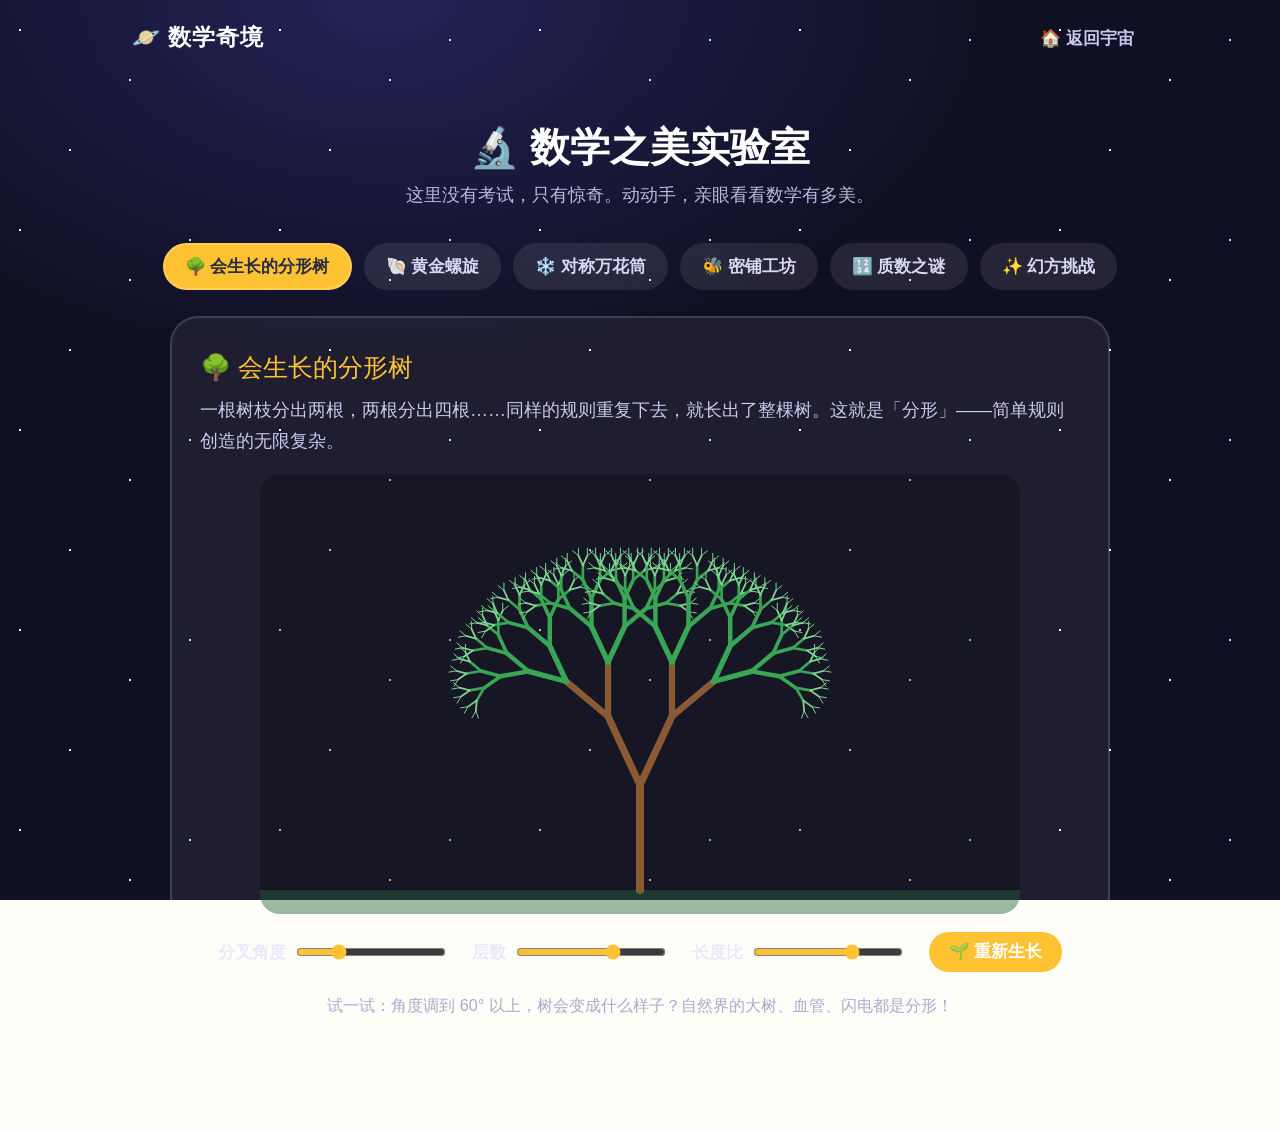
<file: lab.html>
<!DOCTYPE html>
<html lang="zh-CN">
<head>
<meta charset="UTF-8">
<meta name="viewport" content="width=device-width, initial-scale=1.0">
<title>数学之美实验室 · 数学奇境</title>
<meta name="description" content="数学之美实验室——这里没有考试，只有惊奇。动动手做实验，亲眼看看对称、分形与图形背后的数学有多美">
<meta property="og:type" content="website">
<meta property="og:title" content="数学之美实验室 · 数学奇境">
<meta property="og:description" content="数学之美实验室——这里没有考试，只有惊奇。动动手做实验，亲眼看看对称、分形与图形背后的数学有多美">
<meta property="og:image" content="https://math.liaomagic.com/assets/img/og.png">
<meta property="og:url" content="https://math.liaomagic.com/lab.html">
<link rel="icon" href="assets/img/favicon.svg" type="image/svg+xml">
<link rel="stylesheet" href="assets/css/base.css?v=20260724b">
<link rel="stylesheet" href="assets/css/components.css?v=20260724b">
<script src="assets/js/pwa.js?v=20260724b"></script>
<script>
/* SW 更新哨兵（内联防缓存）：每次加载强制检查 Service Worker 更新 */
if ("serviceWorker" in navigator) {
  navigator.serviceWorker.getRegistrations().then(function (rs) {
    rs.forEach(function (r) { r.update().catch(function () {}); });
  }).catch(function () {});
}
</script>
</head>
<body>
<div class="lab-bg"></div>
<div class="stars"></div>

<div class="wrap">
  <nav class="topnav">
    <a class="logo" style="color:#fff" href="index.html">🪐 数学奇境</a>
    <span class="spacer"></span>
    <a class="navlink" style="color:#c9c9ee" href="index.html">🏠 返回宇宙</a>
  </nav>

  <header class="lab-head rise">
    <h1>🔬 数学之美实验室</h1>
    <p>这里没有考试，只有惊奇。动动手，亲眼看看数学有多美。</p>
  </header>

  <div class="lab-tabs" id="tabs"></div>

  <section class="lab-stage">
    <div class="lab-title" id="labTitle"></div>
    <div class="lab-desc" id="labDesc"></div>
    <div id="labBody"></div>
    <div class="lab-note" id="labNote"></div>
  </section>
</div>

<script src="assets/js/engine/util.js?v=20260724b"></script>
<script src="assets/js/engine/progress.js?v=20260724b"></script>
<script src="assets/js/engine/feedback.js?v=20260724b"></script>
<script src="content/encouragement.js"></script>
<script>
/* 实验室注册表：每个展项文件调用 MW.lab.register({...}) */
window.MW = window.MW || {};
MW.lab = (function () {
  var items = [];
  function register(item) { items.push(item); }
  function all() { return items; }
  function find(id) {
    for (var i = 0; i < items.length; i++) if (items[i].id === id) return items[i];
    return null;
  }
  return { register: register, all: all, find: find };
})();
</script>
<script src="assets/js/lab/fractal-tree.js?v=20260724b"></script>
<script src="assets/js/lab/fibonacci.js?v=20260724b"></script>
<script src="assets/js/lab/kaleidoscope.js?v=20260724b"></script>
<script src="assets/js/lab/tessellation.js?v=20260724b"></script>
<script src="assets/js/lab/prime-spiral.js?v=20260724b"></script>
<script src="assets/js/lab/magic-square.js?v=20260724b"></script>
<script>
(function () {
  var tabs = document.getElementById("tabs");
  var title = document.getElementById("labTitle");
  var desc = document.getElementById("labDesc");
  var body = document.getElementById("labBody");
  var note = document.getElementById("labNote");
  var current = null;

  function show(id) {
    var item = MW.lab.find(id) || MW.lab.all()[0];
    if (!item) { title.textContent = "展项装载中……"; return; }
    if (current && current.destroy) current.destroy();
    current = null;
    location.hash = item.id;
    title.textContent = item.icon + " " + item.title;
    desc.textContent = item.desc;
    note.textContent = item.note || "";
    body.innerHTML = "";
    current = item.mount(body) || null;
    MW.progress.visitLab(item.id);

    Array.prototype.forEach.call(tabs.children, function (t) {
      t.classList.toggle("on", t.dataset.id === item.id);
    });
  }

  MW.lab.all().forEach(function (item) {
    var b = MW.util.el("button", "lab-tab", item.icon + " " + item.title);
    b.dataset.id = item.id;
    b.onclick = function () { show(item.id); };
    tabs.appendChild(b);
  });

  window.addEventListener("hashchange", function () {
    var id = location.hash.replace("#", "");
    if (id && (!current || tabs.querySelector(".on").dataset.id !== id)) show(id);
  });

  show(location.hash.replace("#", "") || (MW.lab.all()[0] && MW.lab.all()[0].id));
})();
</script>
</body>
</html>
</file>
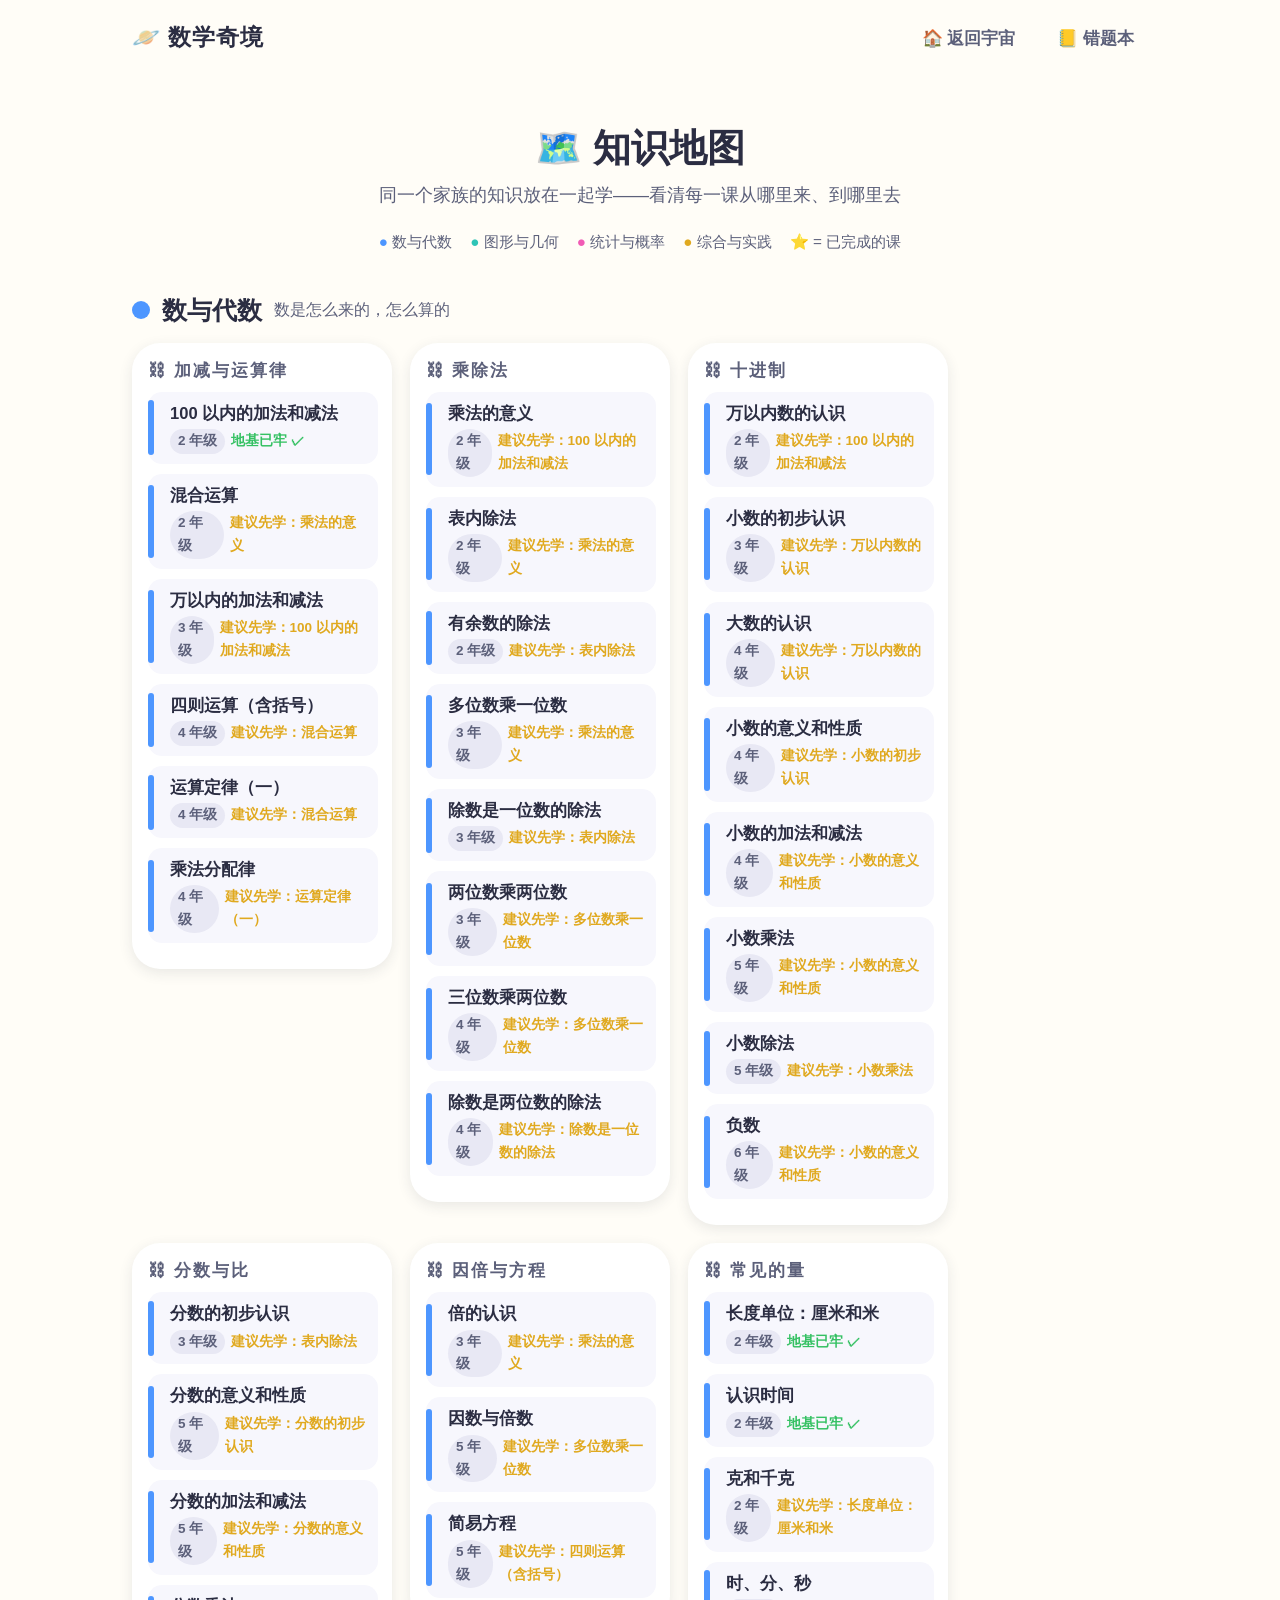
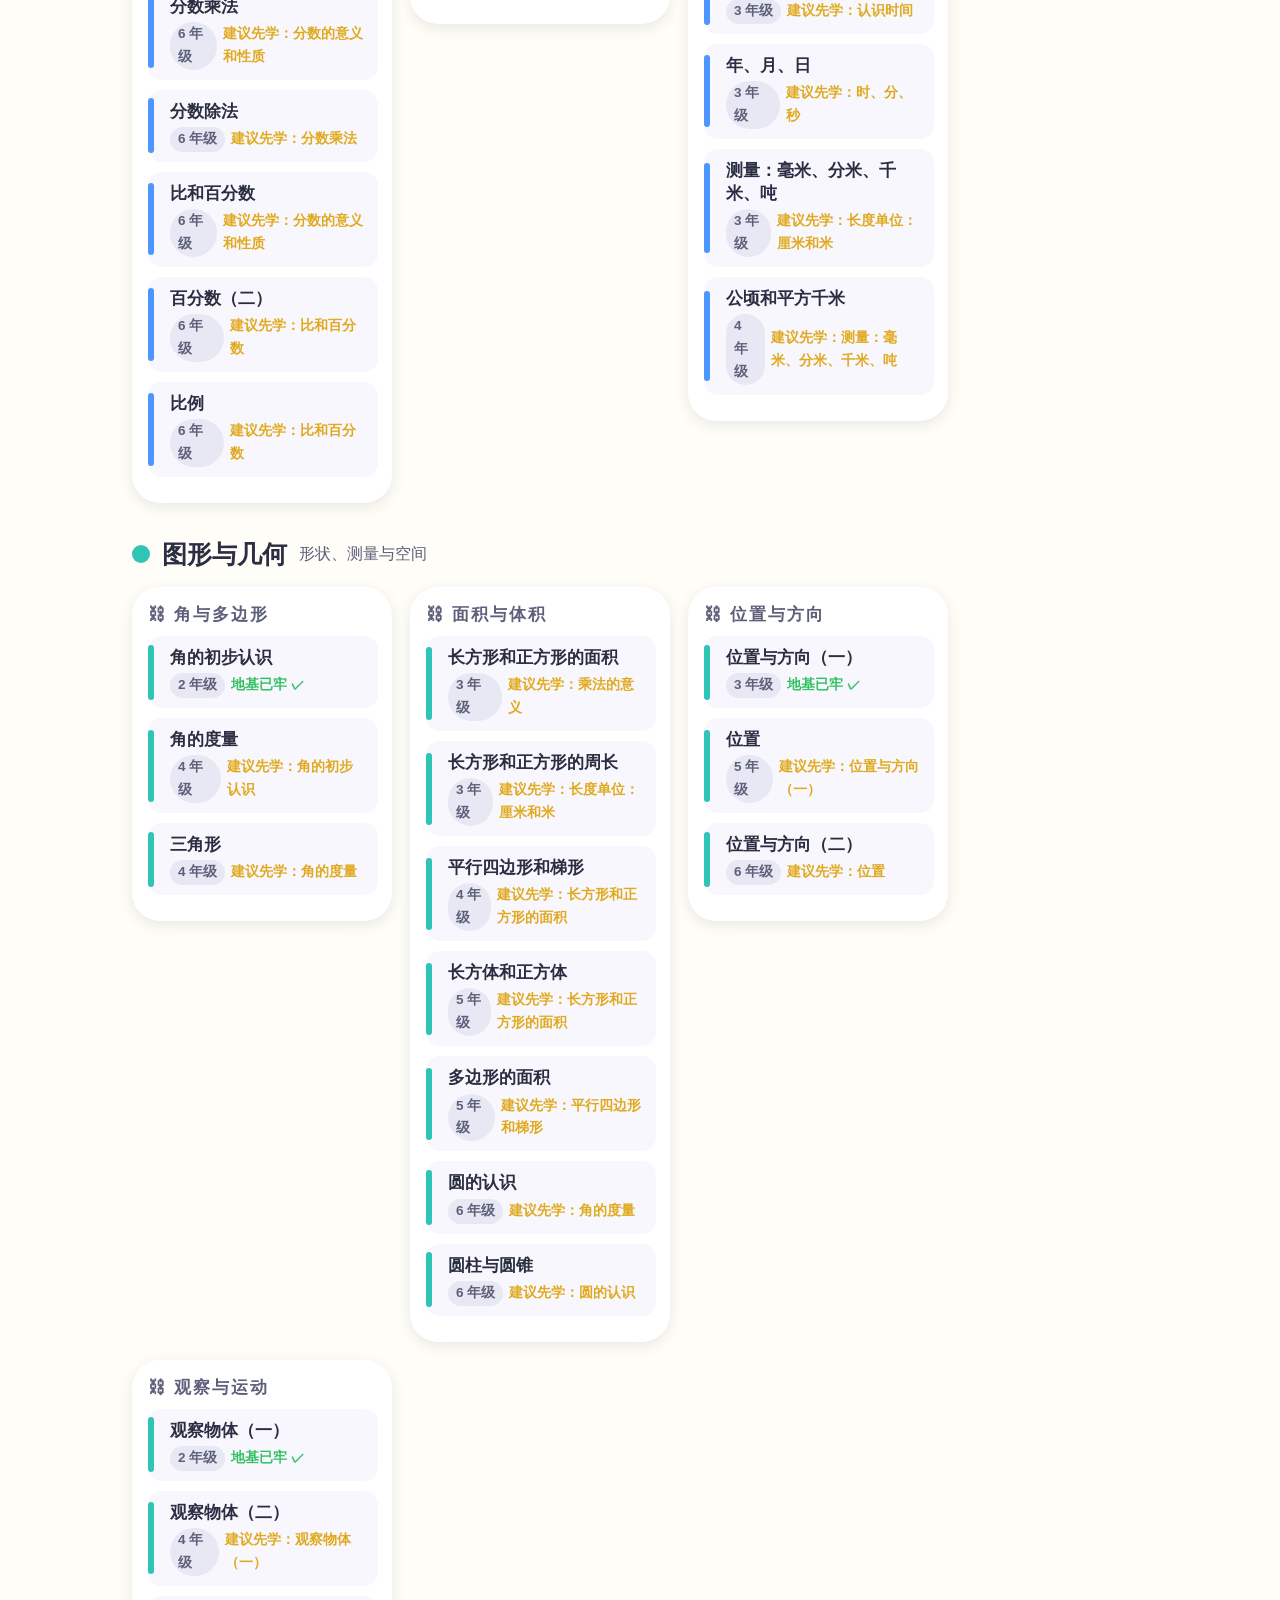
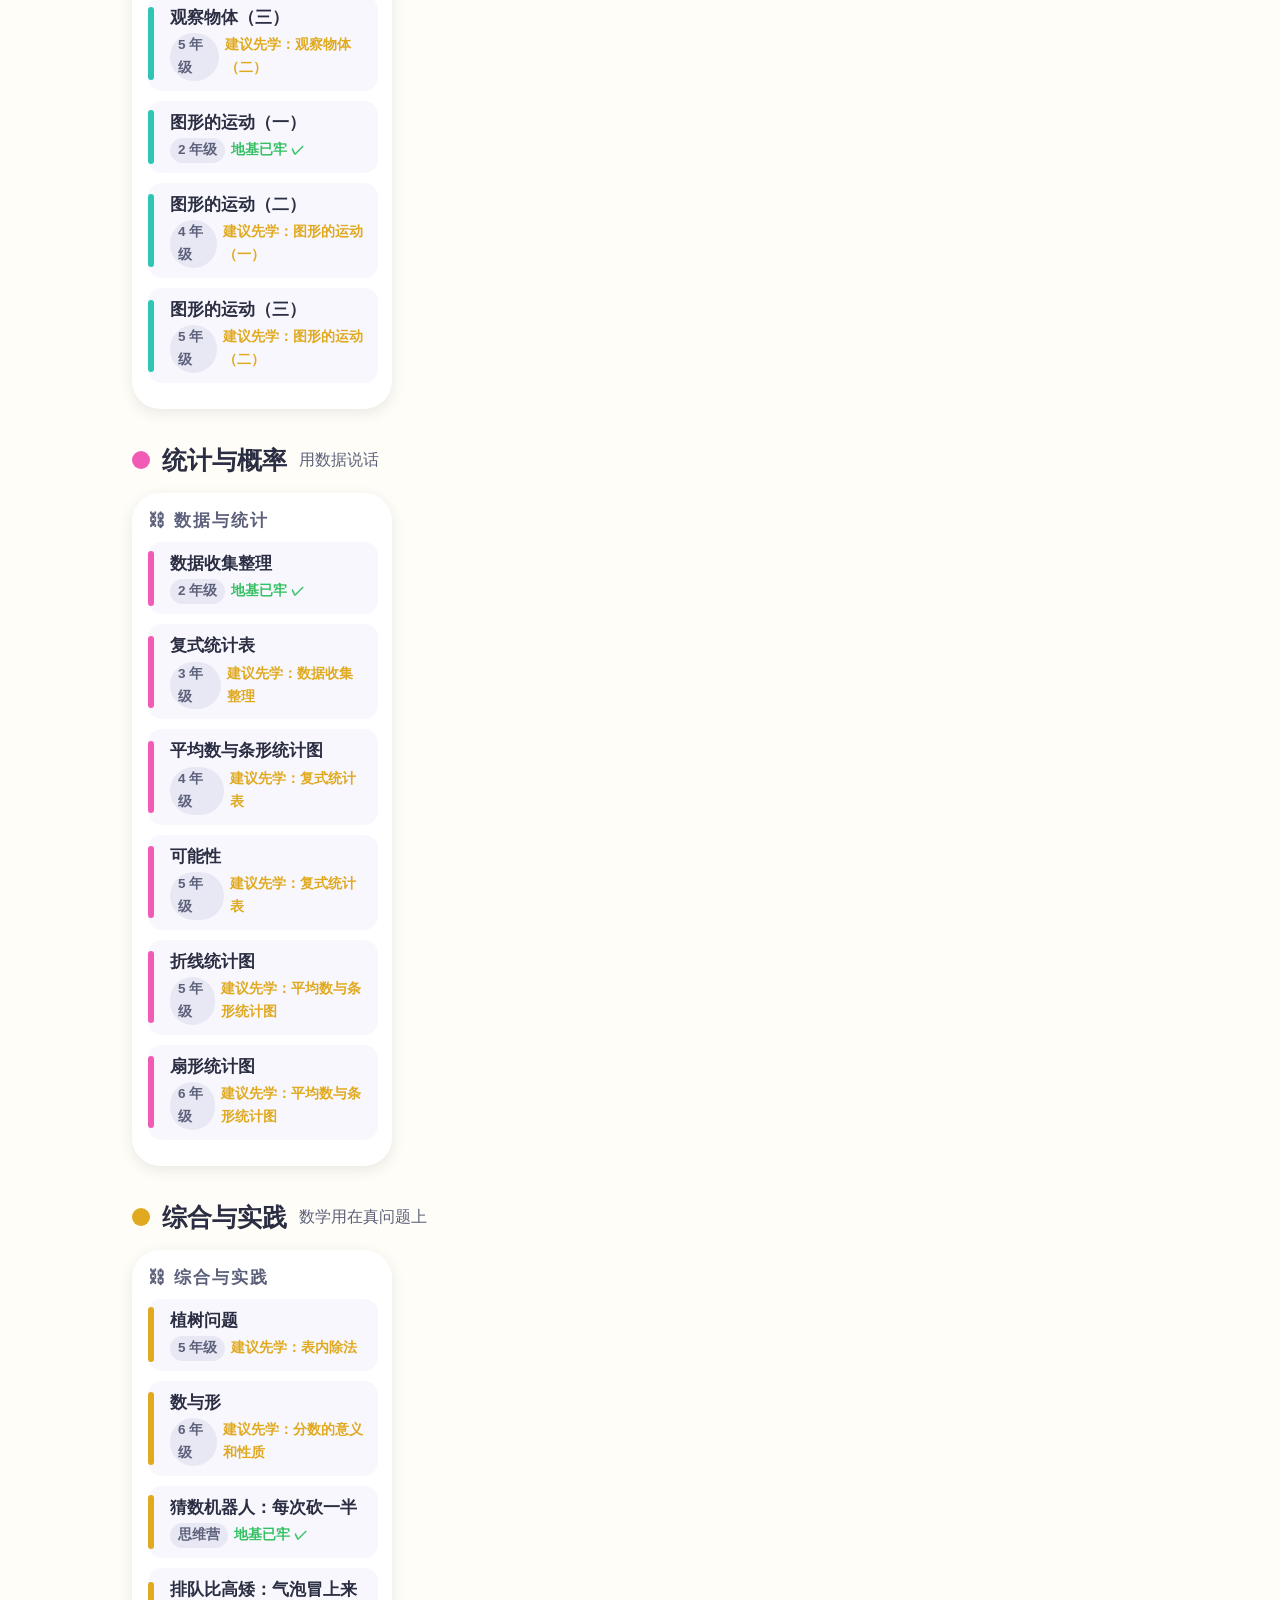
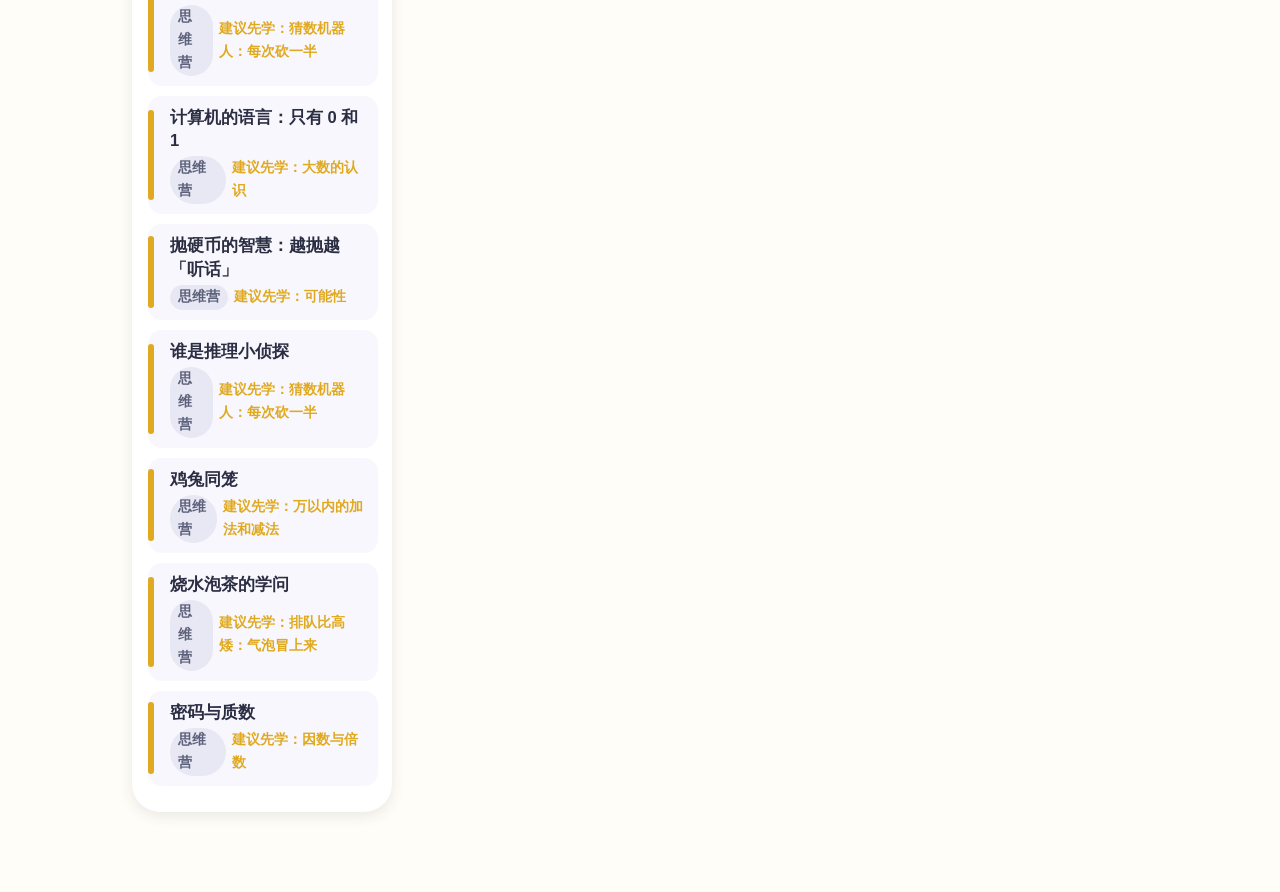
<file: map.html>
<!DOCTYPE html>
<html lang="zh-CN">
<head>
<meta charset="UTF-8">
<meta name="viewport" content="width=device-width, initial-scale=1.0">
<title>知识地图 · 数学奇境</title>
<meta name="description" content="知识地图——按数与代数、图形与几何、统计与概率、综合与实践四大领域，看清小学数学全部知识的来龙去脉。">
<link rel="stylesheet" href="assets/css/base.css?v=20260724b">
<link rel="stylesheet" href="assets/css/components.css?v=20260724b">
<script src="assets/js/pwa.js?v=20260724b"></script>
<style>
.module-head { display:flex; align-items:center; gap:12px; margin:34px 0 16px; }
.module-head .dot { width:18px; height:18px; border-radius:50%; }
.module-head h2 { font-size:1.4rem; }
.module-head p { color:var(--ink-soft); font-size:.9rem; }
.chains { display:flex; gap:18px; flex-wrap:wrap; align-items:flex-start; }
.chain { background:#fff; border-radius:var(--r-lg); box-shadow:var(--shadow-sm); padding:16px 14px 16px 0; min-width:230px; flex:0 1 260px; }
.chain h3 { font-size:.95rem; padding-left:16px; margin-bottom:10px; color:var(--ink-soft); letter-spacing:2px; }
.node {
  position:relative; display:block; margin:0 0 10px 16px; padding:10px 12px 10px 22px;
  background:#f7f7fd; border-radius:14px; transition:all .18s ease;
}
.node:hover { transform:translateX(4px); background:var(--mc,#4d96ff); color:#fff; }
.node::before {
  content:""; position:absolute; left:0; top:12%; bottom:12%; width:6px; border-radius:3px;
  background:var(--mc,#4d96ff);
}
.node .nt { font-weight:800; font-size:.92rem; line-height:1.4; }
.node .nm { display:flex; gap:6px; align-items:center; margin-top:4px; font-size:.75rem; }
.node .gpill { background:#e8e8f4; color:var(--ink-soft); border-radius:999px; padding:1px 8px; font-weight:800; }
.node:hover .gpill { background:rgba(255,255,255,.25); color:#fff; }
.node .prev-ok { color:var(--good); font-weight:800; }
.node:hover .prev-ok { color:#d9ffe4; }
.node .prev-lack { color:#e0a91f; font-weight:800; }
.node:hover .prev-lack { color:#fff3c9; }
.node .star-ico { margin-left:auto; }
.map-legend { display:flex; gap:18px; flex-wrap:wrap; justify-content:center; color:var(--ink-soft); font-size:.85rem; padding:8px 0 4px; }
.map-legend b { color:var(--ink); }
</style>
<script>
/* SW 更新哨兵（内联防缓存）：每次加载强制检查 Service Worker 更新 */
if ("serviceWorker" in navigator) {
  navigator.serviceWorker.getRegistrations().then(function (rs) {
    rs.forEach(function (r) { r.update().catch(function () {}); });
  }).catch(function () {});
}
</script>
</head>
<body>
<div class="wrap">
  <nav class="topnav">
    <a class="logo" href="index.html">🪐 数学奇境</a>
    <span class="spacer"></span>
    <a class="navlink" href="index.html">🏠 返回宇宙</a>
    <a class="navlink" href="mistakes.html">📒 错题本</a>
  </nav>

  <header class="grade-hero rise">
    <h1>🗺️ 知识地图</h1>
    <p>同一个家族的知识放在一起学——看清每一课从哪里来、到哪里去</p>
  </header>

  <div class="map-legend rise">
    <span><b style="color:#4d96ff">●</b> 数与代数</span>
    <span><b style="color:#2ec4b6">●</b> 图形与几何</span>
    <span><b style="color:#f15bb5">●</b> 统计与概率</span>
    <span><b style="color:#e0a91f">●</b> 综合与实践</span>
    <span>⭐ = 已完成的课</span>
  </div>

  <main id="mapRoot" style="padding-bottom:80px"></main>
</div>

<script src="assets/js/engine/util.js?v=20260724b"></script>
<script src="assets/js/engine/progress.js?v=20260724b"></script>
<script src="content/map.js"></script>
<script>
(function () {
  var MODULES = [
    { id: "A", name: "数与代数", color: "#4d96ff", desc: "数是怎么来的，怎么算的" },
    { id: "G", name: "图形与几何", color: "#2ec4b6", desc: "形状、测量与空间" },
    { id: "S", name: "统计与概率", color: "#f15bb5", desc: "用数据说话" },
    { id: "P", name: "综合与实践", color: "#e0a91f", desc: "数学用在真问题上" }
  ];
  var root = document.getElementById("mapRoot");

  MODULES.forEach(function (mod) {
    var nodes = MW.graph.nodes.filter(function (n) { return n.m === mod.id; });
    var chains = {};
    nodes.forEach(function (n) { (chains[n.c] = chains[n.c] || []).push(n); });

    var head = MW.util.el("div", "module-head rise");
    head.innerHTML = '<span class="dot" style="background:' + mod.color + '"></span><h2>' + mod.name + '</h2><p>' + mod.desc + "</p>";
    root.appendChild(head);

    var row = MW.util.el("div", "chains rise");
    Object.keys(chains).forEach(function (cname) {
      var chain = MW.util.el("div", "chain");
      chain.style.setProperty("--mc", mod.color);
      chain.appendChild(MW.util.el("h3", null, "⛓ " + cname));
      chains[cname].forEach(function (n) {
        var a = document.createElement("a");
        a.className = "node";
        a.href = MW.graph.href(n);
        var has = MW.progress.hasStar(n.id);
        var weak = MW.graph.weakPrev(n.id, function (id) { return MW.progress.hasStar(id); });
        var status;
        if (has) status = '<span class="star-ico star">★</span>';
        else if (weak.length) status = '<span class="prev-lack">建议先学：' + weak[0].t + "</span>";
        else status = '<span class="prev-ok">地基已牢 ✓</span>';
        var gradeText = n.g === 0 ? "思维营" : n.g + " 年级";
        a.innerHTML = '<div class="nt">' + n.t + "</div>" +
          '<div class="nm"><span class="gpill">' + gradeText + "</span>" + status + "</div>";
        chain.appendChild(a);
      });
      row.appendChild(chain);
    });
    root.appendChild(row);
  });
})();
</script>
</body>
</html>
</file>
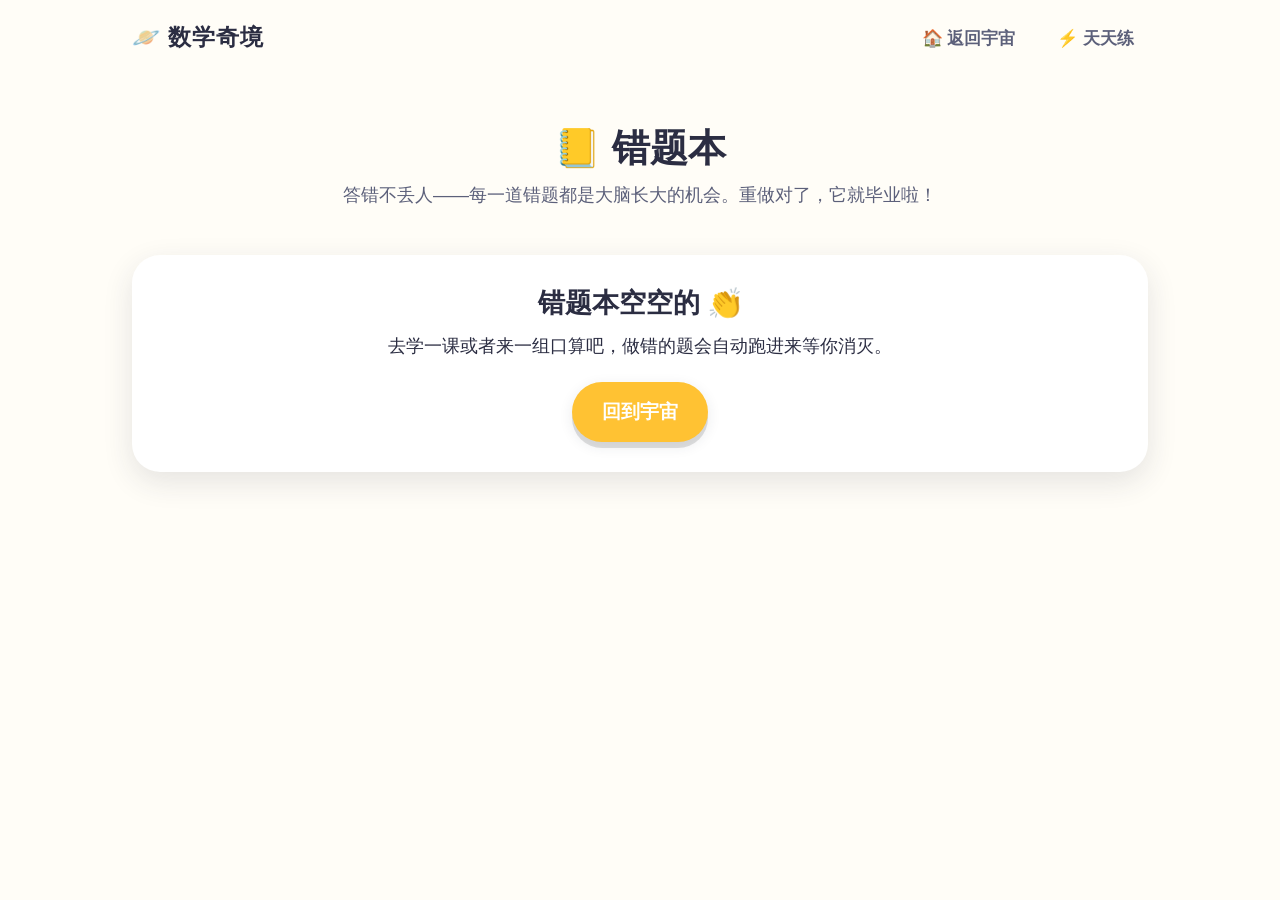
<file: mistakes.html>
<!DOCTYPE html>
<html lang="zh-CN">
<head>
<meta charset="UTF-8">
<meta name="viewport" content="width=device-width, initial-scale=1.0">
<title>错题本 · 数学奇境</title>
<meta name="description" content="错题本——答错不丢人，每一道错题都是大脑长大的机会。重做对了就毕业，帮孩子把薄弱点一个个消灭">
<meta property="og:type" content="website">
<meta property="og:title" content="错题本 · 数学奇境">
<meta property="og:description" content="错题本——答错不丢人，每一道错题都是大脑长大的机会。重做对了就毕业，帮孩子把薄弱点一个个消灭">
<meta property="og:image" content="https://math.liaomagic.com/assets/img/og.png">
<meta property="og:url" content="https://math.liaomagic.com/mistakes.html">
<link rel="icon" href="assets/img/favicon.svg" type="image/svg+xml">
<link rel="stylesheet" href="assets/css/base.css?v=20260724b">
<link rel="stylesheet" href="assets/css/components.css?v=20260724b">
<script src="assets/js/pwa.js?v=20260724b"></script>
<style>
.mistake-card { background:#fff; border-radius:var(--r-lg); box-shadow:var(--shadow); padding:26px 30px; }
.mistake-card .from { font-size:.82rem; font-weight:800; color:var(--ink-soft); letter-spacing:1px; margin-bottom:6px; }
.mistake-card.solved { opacity:.55; }
.mistake-card.solved .from::after { content:" · 已攻克 🎉"; color:var(--good); }
.weak-tip {
  background:#fff8dd; border:2px dashed var(--gold); border-radius:12px;
  padding:8px 14px; font-size:.88rem; margin:8px 0 10px;
}
.section-title { margin: 26px 0 14px; font-size: 1.15rem; }
.mistake-card.scheduled { opacity: .65; }
.mistake-card.scheduled .mq { font-weight: 700; margin-top: 4px; }
</style>
<script>
/* SW 更新哨兵（内联防缓存）：每次加载强制检查 Service Worker 更新 */
if ("serviceWorker" in navigator) {
  navigator.serviceWorker.getRegistrations().then(function (rs) {
    rs.forEach(function (r) { r.update().catch(function () {}); });
  }).catch(function () {});
}
</script>
</head>
<body>
<div class="wrap">
  <nav class="topnav">
    <a class="logo" href="index.html">🪐 数学奇境</a>
    <span class="spacer"></span>
    <a class="navlink" href="index.html">🏠 返回宇宙</a>
    <a class="navlink" href="drills.html">⚡ 天天练</a>
  </nav>

  <header class="grade-hero rise">
    <h1>📒 错题本</h1>
    <p>答错不丢人——每一道错题都是大脑长大的机会。重做对了，它就毕业啦！</p>
  </header>

  <main class="unit-list" id="list" style="padding-bottom:80px"></main>
</div>

<script src="assets/js/engine/util.js?v=20260724b"></script>
<script src="assets/js/engine/progress.js?v=20260724b"></script>
<script src="assets/js/engine/feedback.js?v=20260724b"></script>
<script src="assets/js/engine/quiz.js?v=20260724b"></script>
<script src="content/encouragement.js"></script>
<script src="content/map.js"></script>
<script>
(function () {
  var NAMES = {
    drill: "口算天天练",
    think1: "思维营·二分查找", think2: "思维营·冒泡排序", think3: "思维营·二进制", think4: "思维营·概率",
    think5: "思维营·逻辑推理", think6: "思维营·鸡兔同笼", think7: "思维营·统筹法", think8: "思维营·密码与质数"
  };
  function fromName(unitId) {
    if (NAMES[unitId]) return NAMES[unitId];
    var m = /^g(\d)u(\d)$/.exec(unitId);
    if (m) return m[1] + " 年级 · 第 " + m[2] + " 课";
    return unitId;
  }

  function render() {
    var list = document.getElementById("list");
    var all = MW.progress.mistakes();
    var now = Date.now();
    var due = all.filter(function (m) { return (m.due || 0) <= now; });
    var later = all.filter(function (m) { return (m.due || 0) > now; });
    list.innerHTML = "";
    if (!all.length) {
      list.innerHTML = '<div class="card" style="text-align:center"><h2>错题本空空的 👏</h2>' +
        '<p style="margin:10px 0 20px">去学一课或者来一组口算吧，做错的题会自动跑进来等你消灭。</p>' +
        '<a class="btn" href="index.html">回到宇宙</a></div>';
      return;
    }

    if (!due.length) {
      list.innerHTML = '<div class="card" style="text-align:center;margin-bottom:20px"><h2>今天的复习全部完成 🎉</h2>' +
        "<p>剩下的错题还没到复习时间，明天再来看看它们吧！</p></div>";
    } else {
      list.appendChild(MW.util.el("h2", "section-title", "📌 今日待复习（" + due.length + "）"));
      due.forEach(function (m, idx) { list.appendChild(mistakeCard(m, idx)); });
    }

    if (later.length) {
      list.appendChild(MW.util.el("h2", "section-title", "🗓 已排期（" + later.length + "）"));
      later.forEach(function (m) {
        var c = MW.util.el("div", "mistake-card scheduled");
        var days = Math.ceil((m.due - now) / 86400000);
        c.appendChild(MW.util.el("div", "from", "来自：" + fromName(m.unitId) + " · " + (days <= 1 ? "明天" : days + " 天后") + "再见"));
        c.appendChild(MW.util.el("div", "mq", m.q));
        list.appendChild(c);
      });
    }
  }

  function mistakeCard(m, idx) {
    var c = MW.util.el("div", "mistake-card rise d" + ((idx % 5) + 1));
    var stageNames = ["新错题", "第 2 次见面", "第 3 次见面", "最后一次，答对就毕业！"];
    c.appendChild(MW.util.el("div", "from", "来自：" + fromName(m.unitId) + (m.level ? " · " + m.level : "") + " · " + (stageNames[m.stage || 0] || "")));
    /* 地基诊断：本课的前置还有没学扎实的 → 推荐先复习 */
    if (MW.graph) {
      var weak = MW.graph.weakPrev(m.unitId, function (id) { return MW.progress.hasStar(id); });
      if (weak.length) {
        var tip = MW.util.el("div", "weak-tip");
        tip.innerHTML = "💡 这题的地基可能在前面——建议先复习：" +
          '<a href="' + MW.graph.href(weak[0]) + '" style="font-weight:900;text-decoration:underline">「' + weak[0].t + "」</a>";
        c.appendChild(tip);
      }
    }
    var box = MW.util.el("div");
    c.appendChild(box);
    MW.quiz.run(box, [{ type: m.type, q: m.q, options: m.options || undefined, answer: m.answer, hint: m.hint, explain: m.explain }],
      function () {
        MW.progress.graduateMistake(m.q);
        c.classList.add("solved");
        setTimeout(function () { c.remove(); if (!document.querySelector(".mistake-card:not(.scheduled)")) render(); }, 1200);
      });
    return c;
  }
  render();
})();
</script>
</body>
</html>
</file>
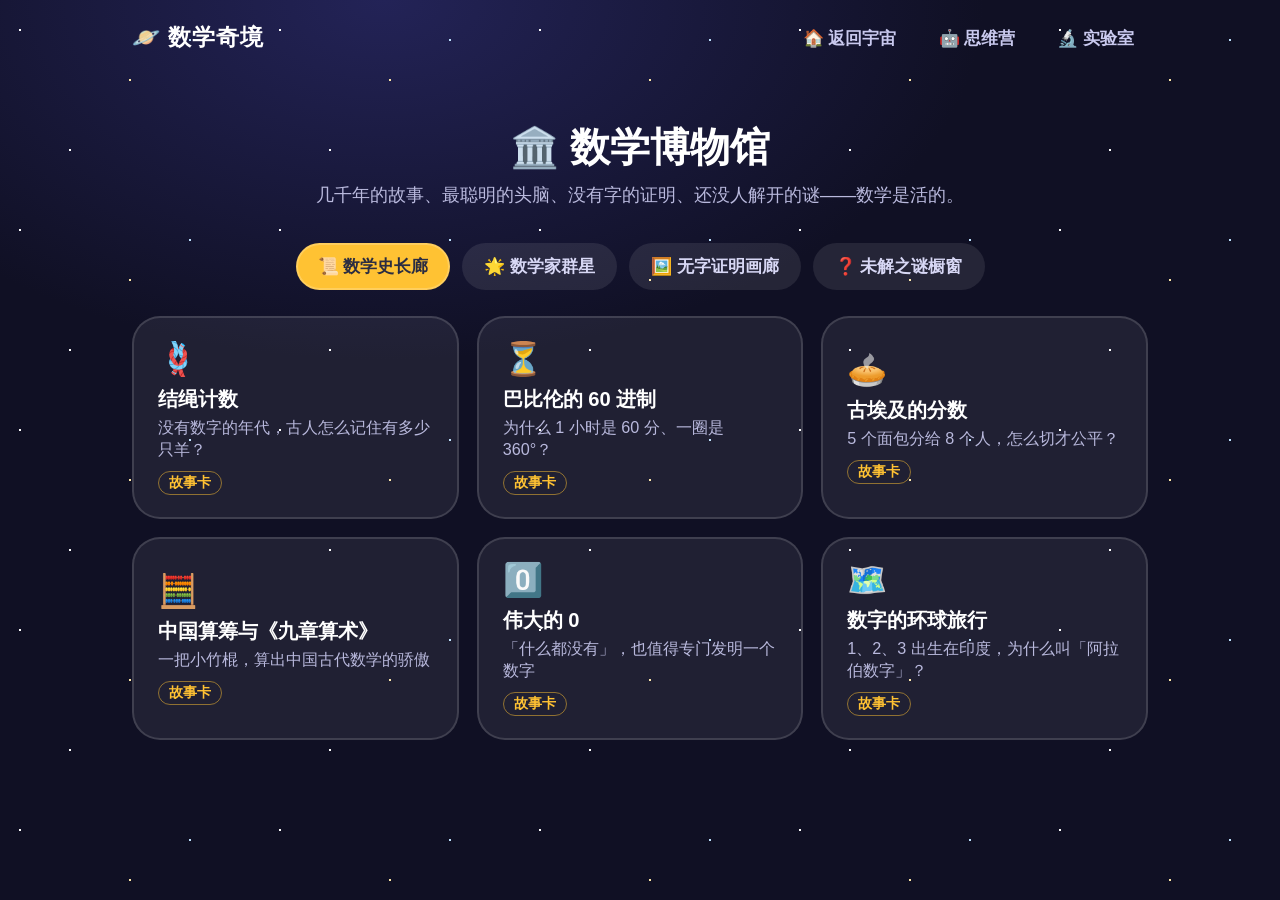
<file: museum.html>
<!DOCTYPE html>
<html lang="zh-CN">
<head>
<meta charset="UTF-8">
<meta name="viewport" content="width=device-width, initial-scale=1.0">
<title>数学博物馆 · 数学奇境</title>
<meta name="description" content="数学博物馆——几千年的故事、最聪明的头脑、没有字的证明、还没人解开的谜，带孩子看见数学是活的">
<meta property="og:type" content="website">
<meta property="og:title" content="数学博物馆 · 数学奇境">
<meta property="og:description" content="数学博物馆——几千年的故事、最聪明的头脑、没有字的证明、还没人解开的谜，带孩子看见数学是活的">
<meta property="og:image" content="https://math.liaomagic.com/assets/img/og.png">
<meta property="og:url" content="https://math.liaomagic.com/museum.html">
<link rel="icon" href="assets/img/favicon.svg" type="image/svg+xml">
<link rel="stylesheet" href="assets/css/base.css?v=20260724b">
<link rel="stylesheet" href="assets/css/components.css?v=20260724b">
<script src="assets/js/pwa.js?v=20260724b"></script>
<style>
.hall-tabs { display:flex; flex-wrap:wrap; gap:12px; justify-content:center; padding:26px 0; }
.museum-grid { display:grid; grid-template-columns:repeat(auto-fill,minmax(260px,1fr)); gap:18px; padding-bottom:80px; }
.museum-card {
  background:rgba(255,255,255,.07); border:2px solid rgba(255,255,255,.14);
  border-radius:var(--r-lg); padding:22px 24px; color:#fff; cursor:pointer;
  transition:all .22s ease; text-align:left;
}
.museum-card:hover { background:rgba(255,255,255,.14); transform:translateY(-4px); }
.museum-card .mi { font-size:1.8rem; }
.museum-card h3 { margin:8px 0 4px; font-size:1.12rem; }
.museum-card p { color:#b9b9dd; font-size:.9rem; }
.museum-card .mtag { display:inline-block; margin-top:10px; font-size:.75rem; font-weight:800; color:var(--gold); border:1px solid rgba(255,194,51,.5); border-radius:999px; padding:2px 10px; }
.museum-detail { max-width:880px; margin:0 auto 80px; }
.museum-detail .back { margin-bottom:16px; }
.museum-body {
  background:rgba(255,255,255,.06); border:2px solid rgba(255,255,255,.14);
  border-radius:var(--r-lg); padding:30px 34px; color:#fff;
}
.museum-body h2 { color:var(--gold); margin-bottom:4px; }
.museum-body .sub { color:#b9b9dd; margin-bottom:18px; }
.museum-body p { color:#dcdcf5; margin-bottom:10px; }
.museum-body .art { display:flex; justify-content:center; padding:10px 0; }
.museum-body canvas { margin:0 auto; background:rgba(0,0,0,.25); border-radius:var(--r-md); max-width:100%; }
</style>
<script>
/* SW 更新哨兵（内联防缓存）：每次加载强制检查 Service Worker 更新 */
if ("serviceWorker" in navigator) {
  navigator.serviceWorker.getRegistrations().then(function (rs) {
    rs.forEach(function (r) { r.update().catch(function () {}); });
  }).catch(function () {});
}
</script>
</head>
<body>
<div class="lab-bg"></div>
<div class="stars"></div>

<div class="wrap">
  <nav class="topnav">
    <a class="logo" style="color:#fff" href="index.html">🪐 数学奇境</a>
    <span class="spacer"></span>
    <a class="navlink" style="color:#c9c9ee" href="index.html">🏠 返回宇宙</a>
    <a class="navlink" style="color:#c9c9ee" href="think.html">🤖 思维营</a>
    <a class="navlink" style="color:#c9c9ee" href="lab.html">🔬 实验室</a>
  </nav>

  <header class="lab-head rise">
    <h1>🏛️ 数学博物馆</h1>
    <p>几千年的故事、最聪明的头脑、没有字的证明、还没人解开的谜——数学是活的。</p>
  </header>

  <div class="hall-tabs" id="hallTabs"></div>
  <main id="hallView"></main>
</div>

<script src="assets/js/engine/util.js?v=20260724b"></script>
<script src="assets/js/engine/progress.js?v=20260724b"></script>
<script src="assets/js/engine/feedback.js?v=20260724b"></script>
<script src="content/encouragement.js"></script>
<script>
window.MW = window.MW || {};
MW.museum = (function () {
  var items = [];
  function register(item) { items.push(item); }
  function all() { return items; }
  function find(id) {
    for (var i = 0; i < items.length; i++) if (items[i].id === id) return items[i];
    return null;
  }
  return { register: register, all: all, find: find };
})();
</script>
<script src="assets/js/museum/gauss.js?v=20260724b"></script>
<script src="assets/js/museum/history.js?v=20260724b"></script>
<script src="assets/js/museum/people.js?v=20260724b"></script>
<script src="assets/js/museum/proofs.js?v=20260724b"></script>
<script src="assets/js/museum/mysteries.js?v=20260724b"></script>
<script>
(function () {
  var HALLS = [
    { id: "history", name: "📜 数学史长廊" },
    { id: "people", name: "🌟 数学家群星" },
    { id: "proof", name: "🖼️ 无字证明画廊" },
    { id: "mystery", name: "❓ 未解之谜橱窗" }
  ];
  var tabs = document.getElementById("hallTabs");
  var view = document.getElementById("hallView");
  var currentHandle = null;

  HALLS.forEach(function (h) {
    var b = MW.util.el("button", "lab-tab", h.name);
    b.dataset.hall = h.id;
    b.onclick = function () { showHall(h.id); };
    tabs.appendChild(b);
  });

  function paintTabs(hallId) {
    Array.prototype.forEach.call(tabs.children, function (t) {
      t.classList.toggle("on", t.dataset.hall === hallId);
    });
  }

  function showHall(hallId) {
    if (currentHandle && currentHandle.destroy) currentHandle.destroy();
    currentHandle = null;
    location.hash = "";
    paintTabs(hallId);
    var grid = MW.util.el("div", "museum-grid");
    MW.museum.all().filter(function (i) { return i.hall === hallId; }).forEach(function (item) {
      var c = MW.util.el("button", "museum-card");
      c.innerHTML = '<div class="mi">' + item.icon + "</div><h3>" + item.title + "</h3><p>" + item.sub + "</p>" +
        '<span class="mtag">' + (item.mount ? "可动手" : "故事卡") + "</span>";
      c.onclick = function () { showItem(item); };
      grid.appendChild(c);
    });
    view.innerHTML = "";
    view.appendChild(grid);
    window.scrollTo({ top: 0, behavior: "smooth" });
  }

  function showItem(item) {
    if (currentHandle && currentHandle.destroy) currentHandle.destroy();
    currentHandle = null;
    location.hash = item.id;
    paintTabs(item.hall);
    view.innerHTML = "";
    var det = MW.util.el("div", "museum-detail rise");
    var back = MW.util.el("button", "btn ghost small back", "‹ 回到展厅");
    back.onclick = function () { showHall(item.hall); };
    det.appendChild(back);
    var body = MW.util.el("div", "museum-body");
    body.appendChild(MW.util.el("h2", null, item.icon + " " + item.title));
    body.appendChild(MW.util.el("div", "sub", item.sub));
    (item.paragraphs || []).forEach(function (p) { body.appendChild(MW.util.el("p", null, p)); });
    if (item.art) { var a = MW.util.el("div", "art"); a.innerHTML = item.art; body.appendChild(a); }
    if (item.mount) {
      var mbox = MW.util.el("div");
      body.appendChild(mbox);
      currentHandle = item.mount(mbox) || null;
    }
    det.appendChild(body);
    view.appendChild(det);
    MW.progress.visitLab(item.id);
    window.scrollTo({ top: 0, behavior: "smooth" });
  }

  window.addEventListener("hashchange", function () {
    var id = location.hash.replace("#", "");
    var item = id && MW.museum.find(id);
    if (item) showItem(item);
  });

  var first = location.hash.replace("#", "");
  var item = first && MW.museum.find(first);
  if (item) showItem(item);
  else showHall("history");
})();
</script>
</body>
</html>
</file>
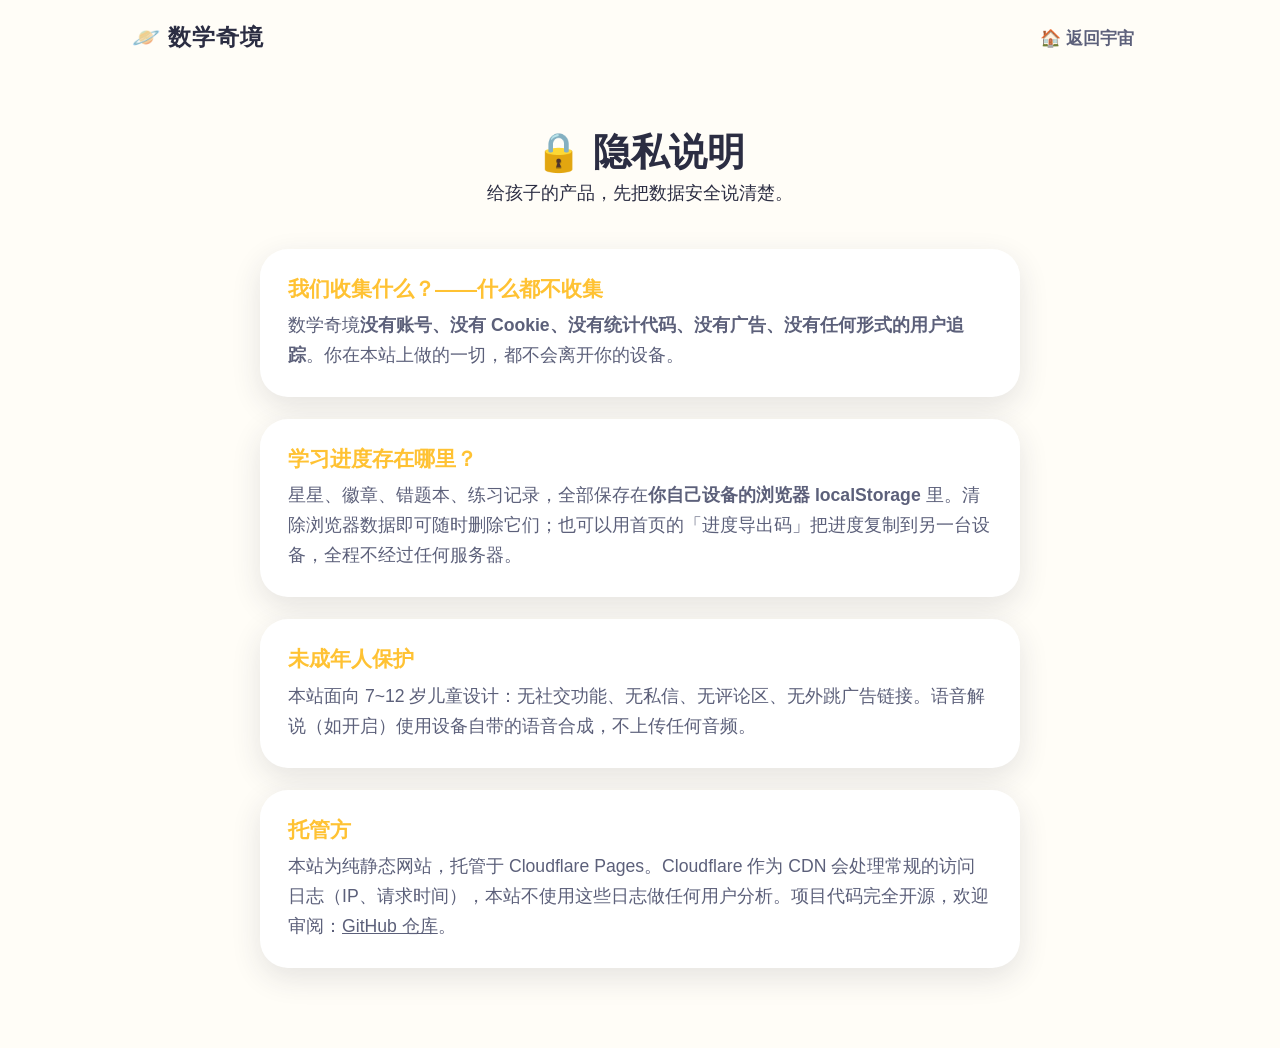
<file: privacy.html>
<!DOCTYPE html>
<html lang="zh-CN">
<head>
<meta charset="UTF-8">
<meta name="viewport" content="width=device-width, initial-scale=1.0">
<title>隐私说明 · 数学奇境</title>
<link rel="stylesheet" href="assets/css/base.css?v=20260724b">
<link rel="stylesheet" href="assets/css/components.css?v=20260724b">
<script src="assets/js/pwa.js?v=20260724b"></script>
<script>
/* SW 更新哨兵（内联防缓存）：每次加载强制检查 Service Worker 更新 */
if ("serviceWorker" in navigator) {
  navigator.serviceWorker.getRegistrations().then(function (rs) {
    rs.forEach(function (r) { r.update().catch(function () {}); });
  }).catch(function () {});
}
</script>
</head>
<body>
<div class="wrap">
  <nav class="topnav">
    <a class="logo" href="index.html">🪐 数学奇境</a>
    <span class="spacer"></span>
    <a class="navlink" href="index.html">🏠 返回宇宙</a>
  </nav>

  <header class="about-hero rise">
    <h1>🔒 隐私说明</h1>
    <p>给孩子的产品，先把数据安全说清楚。</p>
  </header>

  <div class="about-grid" style="grid-template-columns:1fr;max-width:760px;margin:0 auto;padding-bottom:80px">
    <div class="about-card rise">
      <h3>我们收集什么？——什么都不收集</h3>
      <p>数学奇境<b>没有账号、没有 Cookie、没有统计代码、没有广告、没有任何形式的用户追踪</b>。你在本站上做的一切，都不会离开你的设备。</p>
    </div>
    <div class="about-card rise">
      <h3>学习进度存在哪里？</h3>
      <p>星星、徽章、错题本、练习记录，全部保存在<b>你自己设备的浏览器 localStorage</b> 里。清除浏览器数据即可随时删除它们；也可以用首页的「进度导出码」把进度复制到另一台设备，全程不经过任何服务器。</p>
    </div>
    <div class="about-card rise">
      <h3>未成年人保护</h3>
      <p>本站面向 7~12 岁儿童设计：无社交功能、无私信、无评论区、无外跳广告链接。语音解说（如开启）使用设备自带的语音合成，不上传任何音频。</p>
    </div>
    <div class="about-card rise">
      <h3>托管方</h3>
      <p>本站为纯静态网站，托管于 Cloudflare Pages。Cloudflare 作为 CDN 会处理常规的访问日志（IP、请求时间），本站不使用这些日志做任何用户分析。项目代码完全开源，欢迎审阅：<a href="https://github.com/raymondjxj/math-wonderland" style="text-decoration:underline">GitHub 仓库</a>。</p>
    </div>
  </div>
</div>
</body>
</html>
</file>
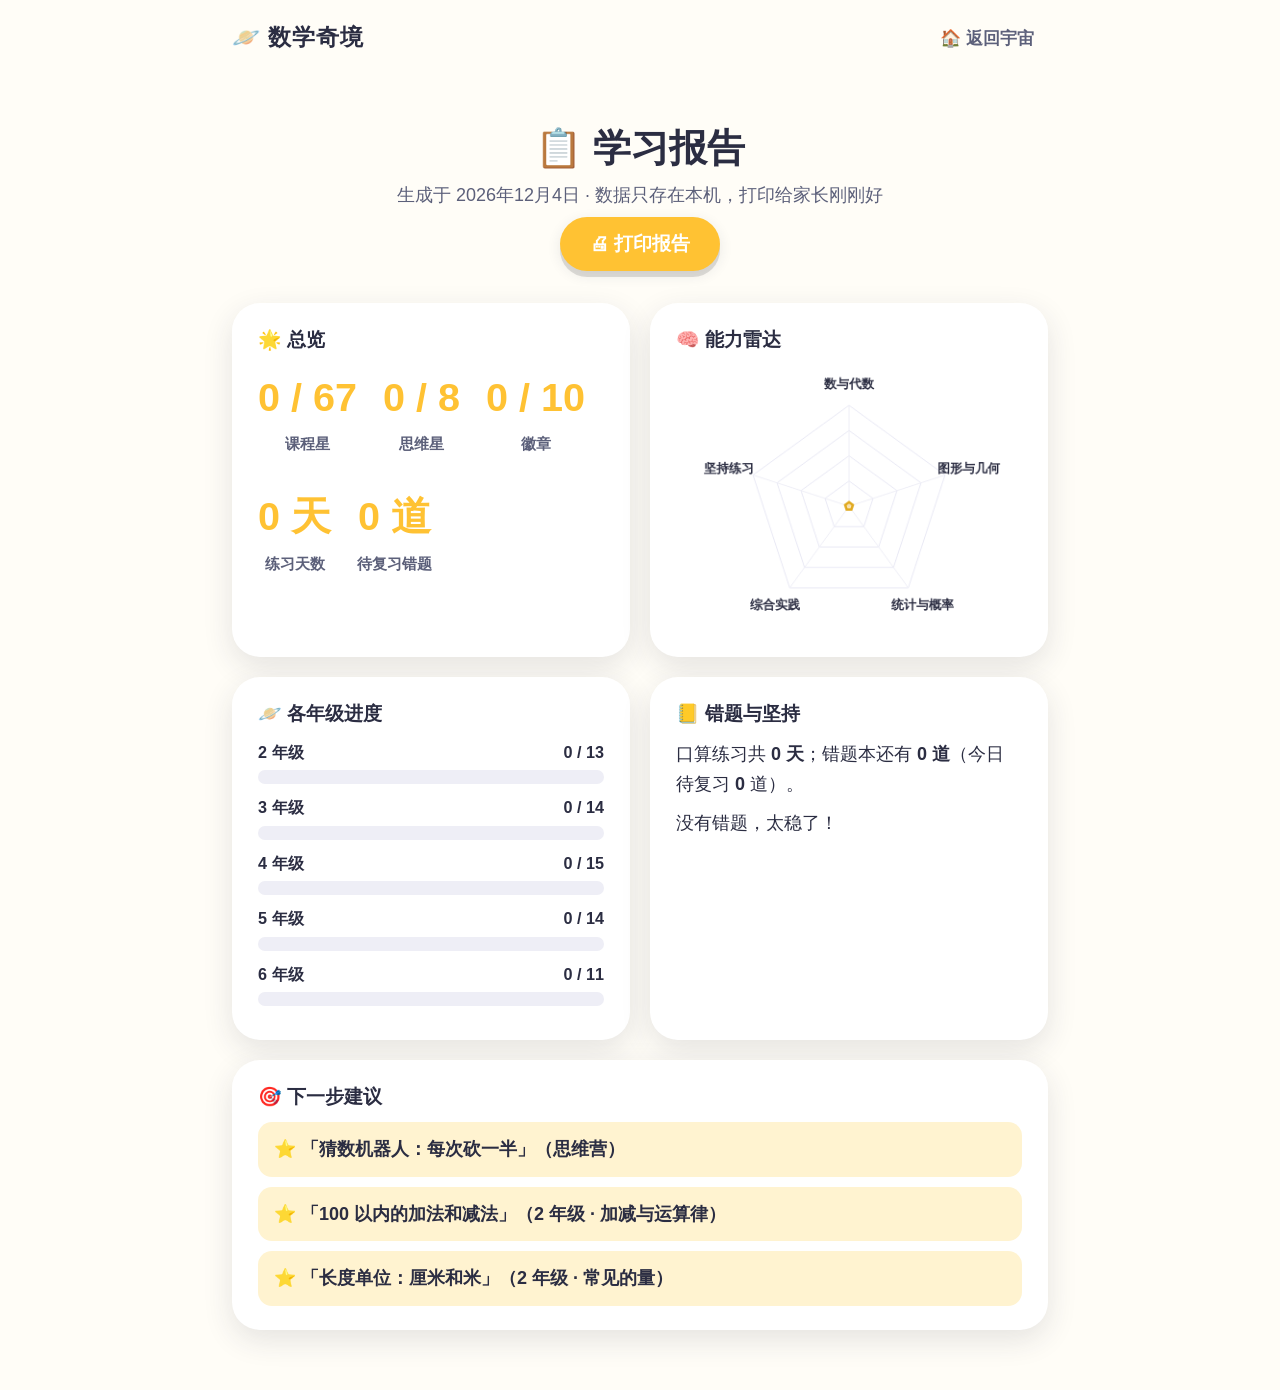
<file: report.html>
<!DOCTYPE html>
<html lang="zh-CN">
<head>
<meta charset="UTF-8">
<meta name="viewport" content="width=device-width, initial-scale=1.0">
<title>学习报告 · 数学奇境</title>
<meta name="description" content="孩子的学习报告：星星进度、能力雷达、错题分布与下一步建议——本地生成，可打印。">
<link rel="stylesheet" href="assets/css/base.css?v=20260724b">
<link rel="stylesheet" href="assets/css/components.css?v=20260724b">
<script src="assets/js/pwa.js?v=20260724b"></script>
<style>
.report { max-width: 860px; margin: 0 auto; }
.report-grid { display: grid; grid-template-columns: 1fr 1fr; gap: 20px; padding-bottom: 60px; }
.r-card { background:#fff; border-radius:var(--r-lg); box-shadow:var(--shadow); padding:24px 26px; }
.r-card h3 { font-size:1.05rem; margin-bottom:12px; color:var(--ink); }
.r-card.wide { grid-column: 1 / -1; }
.big-nums { display:flex; gap:26px; flex-wrap:wrap; }
.big-num { text-align:center; }
.big-num .n { font-size:2.2rem; font-weight:900; color:var(--gold); }
.big-num .l { font-size:.85rem; color:var(--ink-soft); font-weight:700; }
.gbar { margin-bottom:10px; }
.gbar .gt { display:flex; justify-content:space-between; font-size:.9rem; font-weight:800; margin-bottom:4px; }
.gbar .track { height:14px; border-radius:999px; background:#eeeef6; overflow:hidden; }
.gbar .fill { height:100%; border-radius:999px; transition:width .8s ease; }
.reco { display:grid; gap:10px; }
.reco a {
  display:block; padding:12px 16px; border-radius:14px; background:var(--theme-soft);
  font-weight:800; transition:transform .15s ease;
}
.reco a:hover { transform:translateX(4px); }
.print-btn { margin: 6px 0 22px; }
@media print {
  .topnav, .print-btn { display:none !important; }
  body { background:#fff; }
  .r-card { box-shadow:none; border:2px solid #eee; break-inside:avoid; }
}
@media (max-width:720px) { .report-grid { grid-template-columns:1fr; } }
</style>
<script>
/* SW 更新哨兵（内联防缓存）：每次加载强制检查 Service Worker 更新 */
if ("serviceWorker" in navigator) {
  navigator.serviceWorker.getRegistrations().then(function (rs) {
    rs.forEach(function (r) { r.update().catch(function () {}); });
  }).catch(function () {});
}
</script>
</head>
<body>
<div class="wrap report">
  <nav class="topnav">
    <a class="logo" href="index.html">🪐 数学奇境</a>
    <span class="spacer"></span>
    <a class="navlink" href="index.html">🏠 返回宇宙</a>
  </nav>

  <header class="grade-hero rise">
    <h1>📋 学习报告</h1>
    <p>生成于 <span id="today"></span> · 数据只存在本机，打印给家长刚刚好</p>
    <button class="btn print-btn" onclick="window.print()">🖨 打印报告</button>
  </header>

  <div class="report-grid">
    <div class="r-card rise">
      <h3>🌟 总览</h3>
      <div class="big-nums" id="bigNums"></div>
    </div>
    <div class="r-card rise d1">
      <h3>🧠 能力雷达</h3>
      <canvas id="radar" width="360" height="280" style="margin:0 auto"></canvas>
    </div>
    <div class="r-card rise d2">
      <h3>🪐 各年级进度</h3>
      <div id="gradeBars"></div>
    </div>
    <div class="r-card rise d3">
      <h3>📒 错题与坚持</h3>
      <div id="drillInfo"></div>
    </div>
    <div class="r-card wide rise d4">
      <h3>🎯 下一步建议</h3>
      <div class="reco" id="reco"></div>
    </div>
  </div>
</div>

<script src="assets/js/engine/util.js?v=20260724b"></script>
<script src="assets/js/engine/progress.js?v=20260724b"></script>
<script src="content/map.js"></script>
<script>
(function () {
  document.getElementById("today").textContent = new Date().toLocaleDateString("zh-CN", { year: "numeric", month: "long", day: "numeric" });
  var p = MW.progress.get();
  var total = MW.progress.totalStars(), think = MW.progress.thinkStars();

  /* 总览 */
  var badges = MW.progress.badges().filter(function (b) { return b.got; }).length;
  var drillDays = Object.keys(p.drills).length;
  document.getElementById("bigNums").innerHTML =
    [["课程星", total - think + " / 67"], ["思维星", think + " / 8"], ["徽章", badges + " / 10"], ["练习天数", drillDays + " 天"], ["待复习错题", MW.progress.dueMistakes().length + " 道"]]
      .map(function (x) { return '<div class="big-num"><div class="n">' + x[1] + '</div><div class="l">' + x[0] + "</div></div>"; }).join("");

  /* 能力雷达：数与代数 / 图形几何 / 统计概率 / 综合实践 / 坚持练习 */
  var mods = { A: [0, 0], G: [0, 0], S: [0, 0], P: [0, 0] };
  MW.graph.nodes.forEach(function (n) {
    mods[n.m][1]++;
    if (MW.progress.hasStar(n.id)) mods[n.m][0]++;
  });
  var dims = [
    ["数与代数", mods.A[0] / mods.A[1]],
    ["图形与几何", mods.G[0] / mods.G[1]],
    ["统计与概率", mods.S[0] / mods.S[1]],
    ["综合实践", mods.P[0] / mods.P[1]],
    ["坚持练习", Math.min(1, drillDays / 14)]
  ];
  drawRadar(dims);

  function drawRadar(dims) {
    var cv = document.getElementById("radar"), ctx = cv.getContext("2d");
    var cx = 180, cy = 148, R = 105, N = dims.length;
    ctx.clearRect(0, 0, 360, 280);
    for (var ring = 1; ring <= 4; ring++) {
      ctx.beginPath();
      for (var i = 0; i <= N; i++) {
        var a = -Math.PI / 2 + (i * 2 * Math.PI) / N;
        var r = (R * ring) / 4;
        var x = cx + Math.cos(a) * r, y = cy + Math.sin(a) * r;
        if (i === 0) ctx.moveTo(x, y); else ctx.lineTo(x, y);
      }
      ctx.strokeStyle = "#e8e8f4"; ctx.stroke();
    }
    for (var j = 0; j < N; j++) {
      var a2 = -Math.PI / 2 + (j * 2 * Math.PI) / N;
      ctx.beginPath(); ctx.moveTo(cx, cy); ctx.lineTo(cx + Math.cos(a2) * R, cy + Math.sin(a2) * R);
      ctx.strokeStyle = "#eeeef6"; ctx.stroke();
      ctx.fillStyle = "#2b2d42"; ctx.font = "800 13px 'Chalkboard SE','PingFang SC',sans-serif";
      ctx.textAlign = "center";
      ctx.fillText(dims[j][0], cx + Math.cos(a2) * (R + 26), cy + Math.sin(a2) * (R + 22) + 4);
    }
    ctx.beginPath();
    dims.forEach(function (d, i) {
      var a3 = -Math.PI / 2 + (i * 2 * Math.PI) / N;
      var r3 = Math.max(0.04, d[1]) * R;
      var x3 = cx + Math.cos(a3) * r3, y3 = cy + Math.sin(a3) * r3;
      if (i === 0) ctx.moveTo(x3, y3); else ctx.lineTo(x3, y3);
    });
    ctx.closePath();
    ctx.fillStyle = "rgba(255,194,51,.35)"; ctx.fill();
    ctx.strokeStyle = "#e0a91f"; ctx.lineWidth = 2.5; ctx.stroke();
  }

  /* 各年级进度 */
  var totals = { 2: 13, 3: 14, 4: 15, 5: 14, 6: 11 };
  var colors = { 2: "#ff8a3d", 3: "#2ec4b6", 4: "#4d96ff", 5: "#9b5de5", 6: "#f15bb5" };
  var gb = document.getElementById("gradeBars");
  [2, 3, 4, 5, 6].forEach(function (g) {
    var n = MW.progress.gradeStars(g);
    var bar = MW.util.el("div", "gbar");
    bar.innerHTML = '<div class="gt"><span>' + g + " 年级</span><span>" + n + " / " + totals[g] + "</span></div>" +
      '<div class="track"><div class="fill" style="width:0%;background:' + colors[g] + '"></div></div>';
    gb.appendChild(bar);
    setTimeout(function () { bar.querySelector(".fill").style.width = (n / totals[g] * 100) + "%"; }, 60);
  });

  /* 错题与坚持 */
  var ms = MW.progress.mistakes();
  var byUnit = {};
  ms.forEach(function (m) { byUnit[m.unitId] = (byUnit[m.unitId] || 0) + 1; });
  var hotUnits = Object.keys(byUnit).sort(function (a, b) { return byUnit[b] - byUnit[a]; }).slice(0, 3);
  var info = document.getElementById("drillInfo");
  info.innerHTML = "<p>口算练习共 <b>" + drillDays + " 天</b>；错题本还有 <b>" + ms.length + " 道</b>（今日待复习 <b>" + MW.progress.dueMistakes().length + "</b> 道）。</p>" +
    (hotUnits.length ? "<p style='margin-top:8px'>错题最集中的课：" + hotUnits.map(function (u) {
      var n = MW.graph.node(u);
      return "「" + (n ? n.t : u) + "」";
    }).join("、") + "</p>" : "<p style='margin-top:8px'>没有错题，太稳了！</p>");

  /* 下一步建议：地基已牢且未完成的课，按年级升序取 3 节 */
  var ready = MW.graph.nodes.filter(function (n) {
    if (MW.progress.hasStar(n.id)) return false;
    return MW.graph.weakPrev(n.id, function (id) { return MW.progress.hasStar(id); }).length === 0;
  }).sort(function (a, b) { return a.g - b.g; }).slice(0, 3);
  var reco = document.getElementById("reco");
  if (MW.progress.dueMistakes().length) {
    var rm = document.createElement("a");
    rm.href = "mistakes.html";
    rm.textContent = "📒 先清错题：今天有 " + MW.progress.dueMistakes().length + " 道待复习（间隔重复排期）";
    reco.appendChild(rm);
  }
  ready.forEach(function (n) {
    var a = document.createElement("a");
    a.href = MW.graph.href(n);
    a.textContent = "⭐ 「" + n.t + "」（" + (n.g === 0 ? "思维营" : n.g + " 年级 · " + n.c) + "）";
    reco.appendChild(a);
  });
  if (!ready.length && !MW.progress.dueMistakes().length) {
    reco.innerHTML = "<p>全部完成！可以挑战复习旧课冲击满分，或去博物馆/实验室自由探索。</p>";
  }
})();
</script>
</body>
</html>
</file>
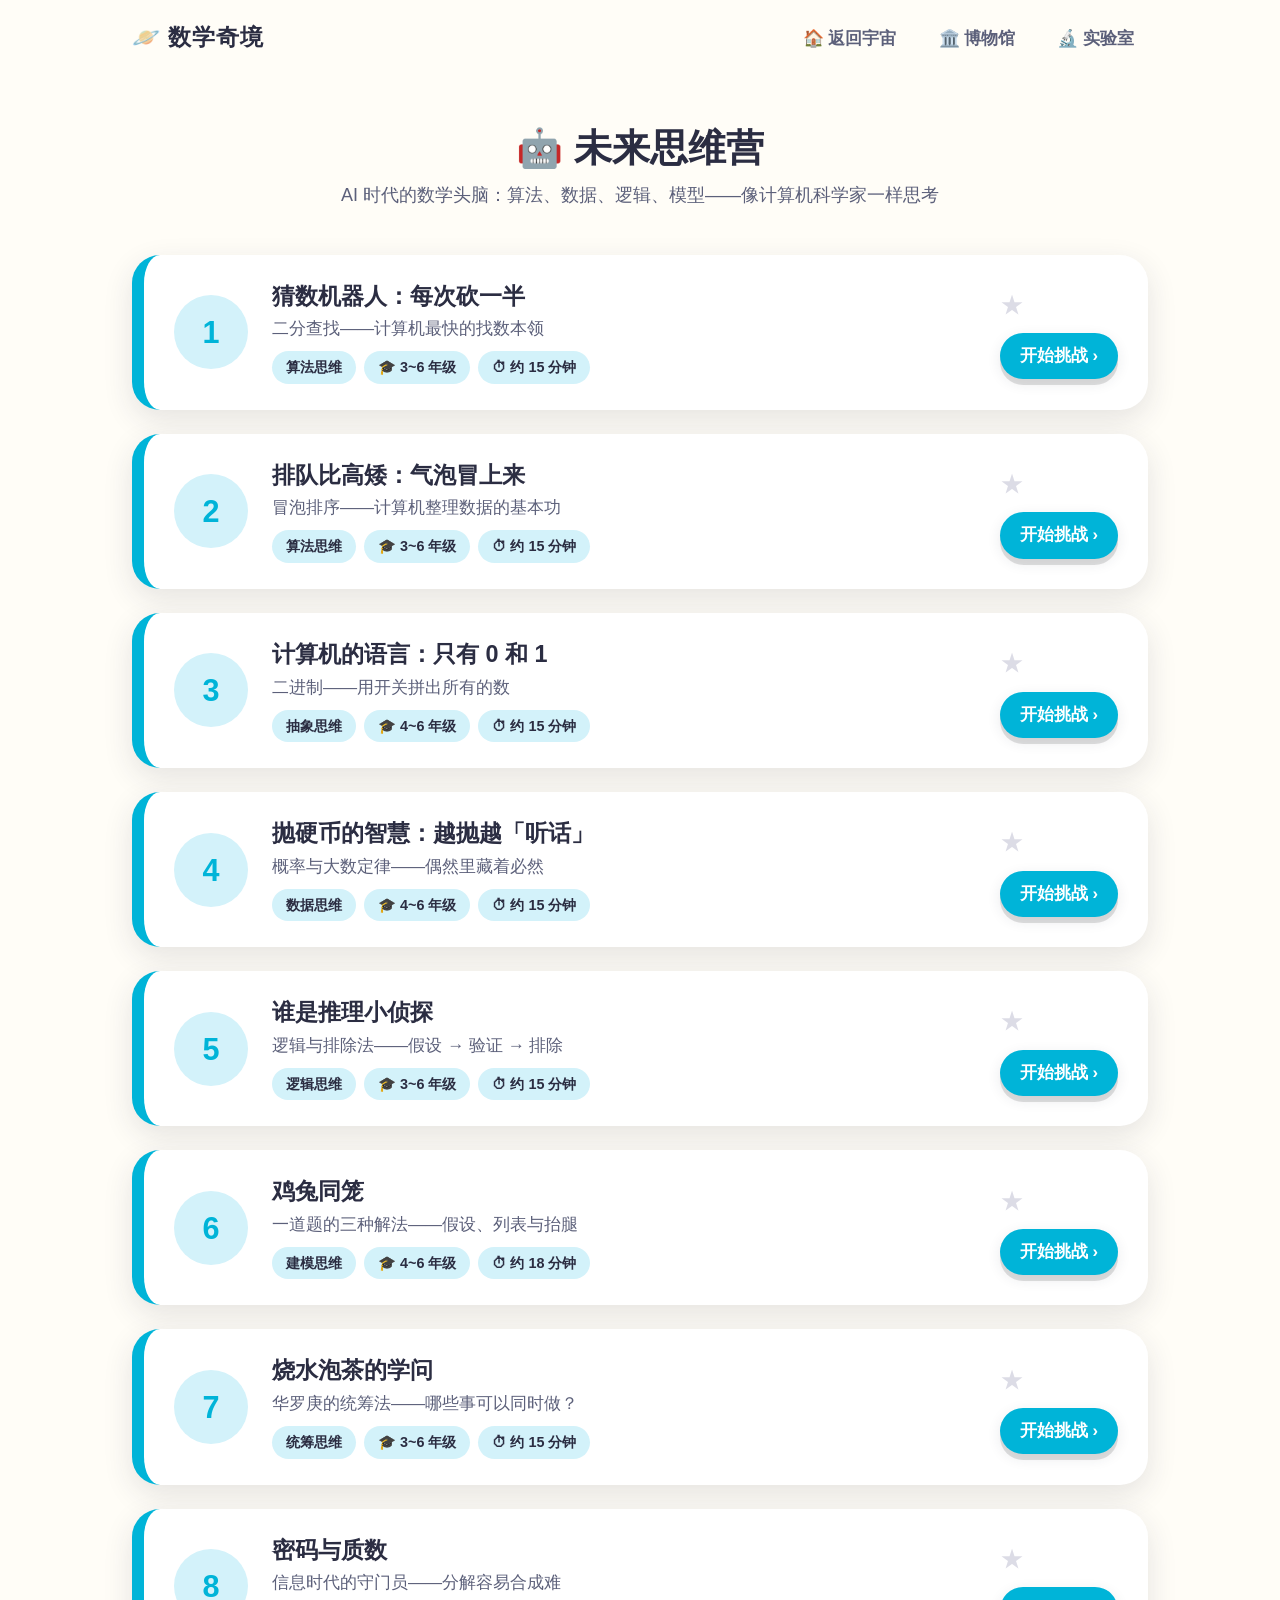
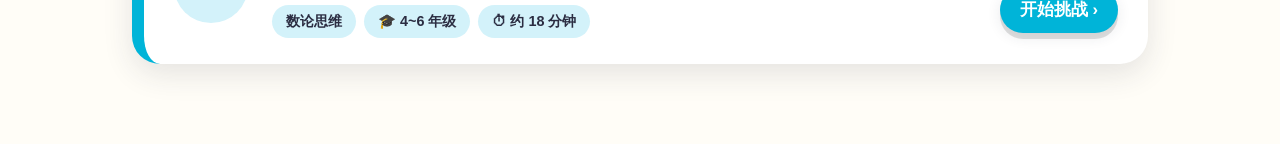
<file: think.html>
<!DOCTYPE html>
<html lang="zh-CN">
<head>
<meta charset="UTF-8">
<meta name="viewport" content="width=device-width, initial-scale=1.0">
<title>未来思维营 · 数学奇境</title>
<meta name="description" content="未来思维营——AI 时代的数学头脑训练：算法、数据、逻辑、模型，让孩子像计算机科学家一样思考，赢在未来">
<meta property="og:type" content="website">
<meta property="og:title" content="未来思维营 · 数学奇境">
<meta property="og:description" content="未来思维营——AI 时代的数学头脑训练：算法、数据、逻辑、模型，让孩子像计算机科学家一样思考，赢在未来">
<meta property="og:image" content="https://math.liaomagic.com/assets/img/og.png">
<meta property="og:url" content="https://math.liaomagic.com/think.html">
<link rel="icon" href="assets/img/favicon.svg" type="image/svg+xml">
<link rel="stylesheet" href="assets/css/base.css?v=20260724b">
<link rel="stylesheet" href="assets/css/components.css?v=20260724b">
<script src="assets/js/pwa.js?v=20260724b"></script>
<script>
/* SW 更新哨兵（内联防缓存）：每次加载强制检查 Service Worker 更新 */
if ("serviceWorker" in navigator) {
  navigator.serviceWorker.getRegistrations().then(function (rs) {
    rs.forEach(function (r) { r.update().catch(function () {}); });
  }).catch(function () {});
}
</script>
</head>
<body data-grade="0">
<div class="wrap">
  <nav class="topnav">
    <a class="logo" href="index.html">🪐 数学奇境</a>
    <span class="spacer"></span>
    <a class="navlink" href="index.html">🏠 返回宇宙</a>
    <a class="navlink" href="museum.html">🏛️ 博物馆</a>
    <a class="navlink" href="lab.html">🔬 实验室</a>
  </nav>

  <header class="grade-hero rise">
    <h1>🤖 未来思维营</h1>
    <p>AI 时代的数学头脑：算法、数据、逻辑、模型——像计算机科学家一样思考</p>
  </header>

  <main class="unit-list" id="lessonList"></main>
</div>

<script src="assets/js/engine/util.js?v=20260724b"></script>
<script src="assets/js/engine/progress.js?v=20260724b"></script>
<script>
(function () {
  var files = ["content/think-a.js", "content/think-b.js"];
  var left = files.length;
  files.forEach(function (src) {
    var s = document.createElement("script");
    s.src = src;
    s.onload = s.onerror = function () { if (--left === 0) render(); };
    document.head.appendChild(s);
  });

  function render() {
    var list = document.getElementById("lessonList");
    var lessons = MW.think || [];
    if (!lessons.length) {
      list.innerHTML = '<div class="card" style="text-align:center">课程装载中……</div>';
      return;
    }
    lessons.forEach(function (u, i) {
      var has = MW.progress.hasStar(u.id);
      var a = document.createElement("a");
      a.className = "unit-card rise d" + ((i % 5) + 1);
      a.href = "lesson.html?t=" + (i + 1);
      a.innerHTML =
        '<div class="num">' + (i + 1) + "</div>" +
        '<div class="info"><h3>' + u.title + "</h3>" +
        '<div class="sub">' + u.subtitle + "</div>" +
        '<div class="meta"><span class="pill">' + u.tag + '</span><span class="pill">🎓 ' + u.band +
        '</span><span class="pill">⏱ 约 ' + u.minutes + ' 分钟</span></div></div>' +
        '<div class="go"><div class="done-stars"><span class="star' + (has ? "" : " dim") + '">★</span></div>' +
        '<div class="btn small" style="margin-top:8px">' + (has ? "再学一次" : "开始挑战") + " ›</div></div>";
      list.appendChild(a);
    });
  }
})();
</script>
</body>
</html>
</file>
<file: assets/css/base.css>
/* ============================================================
   数学奇境 · 设计系统基础
   儿童友好：大圆角、大字号、高对比；每级一个主题色
   ============================================================ */

:root {
  /* 年级主题色 */
  --g2: #ff8a3d;  --g2-soft: #ffe3cc;
  --g3: #2ec4b6;  --g3-soft: #d2f5f1;
  --g4: #4d96ff;  --g4-soft: #dbe9ff;
  --g5: #9b5de5;  --g5-soft: #ecdefc;
  --g6: #f15bb5;  --g6-soft: #fdd9ee;

  /* 中性色 */
  --ink: #2b2d42;
  --ink-soft: #5c607a;
  --paper: #fffdf7;
  --cream: #fff6e9;
  --space: #141433;
  --space-2: #1e1e45;
  --gold: #ffc233;
  --good: #35c163;
  --oops: #ff6b6b;

  /* 形状与节奏 */
  --r-lg: 28px;
  --r-md: 20px;
  --r-sm: 14px;
  --shadow: 0 10px 30px rgba(43, 45, 66, .12);
  --shadow-sm: 0 4px 14px rgba(43, 45, 66, .10);
  --font: "Chalkboard SE", "PingFang SC", "Hiragino Sans GB", "Microsoft YaHei", "Comic Sans MS", sans-serif;
}

* { margin: 0; padding: 0; box-sizing: border-box; }

/* 键盘可达性与触摸优化 */
:focus-visible {
  outline: 3px solid var(--theme, #ffc233);
  outline-offset: 2px;
  border-radius: 8px;
}
button { touch-action: manipulation; }

html { font-size: 18px; }

body {
  font-family: var(--font);
  color: var(--ink);
  background: var(--paper);
  line-height: 1.7;
  -webkit-font-smoothing: antialiased;
  overflow-x: hidden;
}

img, svg, canvas { display: block; max-width: 100%; }
button { font-family: inherit; cursor: pointer; border: none; background: none; }
input { font-family: inherit; }
a { color: inherit; text-decoration: none; }

h1, h2, h3 { line-height: 1.35; font-weight: 800; }

/* 当前年级主题色：页面在 <body data-grade="2"> 上设置 */
body[data-grade="2"] { --theme: var(--g2); --theme-soft: var(--g2-soft); }
body[data-grade="3"] { --theme: var(--g3); --theme-soft: var(--g3-soft); }
body[data-grade="4"] { --theme: var(--g4); --theme-soft: var(--g4-soft); }
body[data-grade="5"] { --theme: var(--g5); --theme-soft: var(--g5-soft); }
body[data-grade="6"] { --theme: var(--g6); --theme-soft: var(--g6-soft); }
body[data-grade="0"] { --theme: #00b4d8; --theme-soft: #d3f2fa; }
body:not([data-grade]) { --theme: var(--gold); --theme-soft: #fff3d0; }

.wrap { max-width: 1060px; margin: 0 auto; padding: 0 22px; }

/* 顶部导航 */
.topnav {
  display: flex; align-items: center; gap: 14px;
  padding: 16px 0;
}
.topnav .logo {
  font-size: 1.25rem; font-weight: 900; letter-spacing: 1px;
  display: flex; align-items: center; gap: 8px;
}
.topnav .spacer { flex: 1; }
.navlink {
  font-size: .95rem; font-weight: 700; color: var(--ink-soft);
  padding: 8px 14px; border-radius: 999px;
  transition: all .25s ease;
}
.navlink:hover { background: var(--theme-soft); color: var(--ink); }

/* 通用按钮 */
.btn {
  display: inline-flex; align-items: center; gap: 10px;
  font-size: 1.05rem; font-weight: 800;
  padding: 14px 30px; border-radius: 999px;
  background: var(--theme); color: #fff;
  box-shadow: 0 6px 0 rgba(0, 0, 0, .12), var(--shadow-sm);
  transition: transform .18s ease, box-shadow .18s ease, filter .18s ease;
  user-select: none;
}
.btn:hover { transform: translateY(-2px); filter: brightness(1.05); }
.btn:active { transform: translateY(2px); box-shadow: 0 2px 0 rgba(0, 0, 0, .12); }
.btn.ghost {
  background: #fff; color: var(--ink);
  border: 3px solid var(--theme); box-shadow: none;
}
.btn.small { padding: 9px 20px; font-size: .92rem; }
.btn[disabled] { opacity: .45; pointer-events: none; }

/* 卡片 */
.card {
  background: #fff; border-radius: var(--r-lg);
  box-shadow: var(--shadow);
  padding: 30px;
}

/* 星星 */
.star { color: var(--gold); font-size: 1.2em; }
.star.dim { color: #dcdce6; }

/* 标签 */
.pill {
  display: inline-block; font-size: .8rem; font-weight: 800;
  padding: 4px 14px; border-radius: 999px;
  background: var(--theme-soft); color: var(--ink);
}

/* 页面淡入 */
@keyframes rise {
  from { opacity: 0; transform: translateY(18px); }
  to { opacity: 1; transform: none; }
}
.rise { animation: rise .5s ease both; }
.rise.d1 { animation-delay: .08s; }
.rise.d2 { animation-delay: .16s; }
.rise.d3 { animation-delay: .24s; }
.rise.d4 { animation-delay: .32s; }
.rise.d5 { animation-delay: .4s; }

/* 尊重减少动画偏好 */
@media (prefers-reduced-motion: reduce) {
  *, *::before, *::after {
    animation-duration: .01ms !important;
    animation-iteration-count: 1 !important;
    transition-duration: .01ms !important;
  }
}

/* 安静模式（JS 在 <html> 上加 .quiet） */
html.quiet .noisy { display: none !important; }

@media (max-width: 720px) {
  html { font-size: 16px; }
  .card { padding: 22px; }
}
</file>
<file: assets/css/components.css>
/* ============================================================
   数学奇境 · 组件样式
   ============================================================ */

/* ---------- 首页：数学宇宙 ---------- */
.space-bg {
  position: fixed; inset: 0; z-index: -2;
  background: radial-gradient(1200px 700px at 70% -10%, #2b2a6b 0%, var(--space) 55%, #0d0d24 100%);
}
.stars, .stars2 {
  position: fixed; inset: 0; z-index: -1; pointer-events: none;
  background-repeat: repeat;
}
.stars {
  background-image:
    radial-gradient(2px 2px at 20px 30px, #fff 50%, transparent 51%),
    radial-gradient(1.5px 1.5px at 130px 80px, #ffe9a8 50%, transparent 51%),
    radial-gradient(1.5px 1.5px at 70px 150px, #fff 50%, transparent 51%),
    radial-gradient(2px 2px at 190px 40px, #bfe3ff 50%, transparent 51%),
    radial-gradient(1px 1px at 240px 120px, #fff 50%, transparent 51%);
  background-size: 260px 200px;
  animation: twinkle 4s ease-in-out infinite alternate;
}
.stars2 {
  background-image:
    radial-gradient(1.5px 1.5px at 40px 90px, #fff 50%, transparent 51%),
    radial-gradient(2px 2px at 170px 160px, #ffd2ec 50%, transparent 51%),
    radial-gradient(1px 1px at 100px 20px, #fff 50%, transparent 51%);
  background-size: 300px 240px;
  animation: twinkle 5.5s ease-in-out infinite alternate-reverse;
}
@keyframes twinkle { from { opacity: .35; } to { opacity: 1; } }

.hero { text-align: center; color: #fff; padding: 64px 0 26px; }
.hero h1 { font-size: 2.7rem; letter-spacing: 2px; text-shadow: 0 4px 24px rgba(155, 93, 229, .6); }
.hero p { color: #c9c9ee; font-size: 1.1rem; margin-top: 10px; }
.hero .badge-line { margin-top: 14px; font-size: 1rem; color: var(--gold); font-weight: 800; }

/* 星球带 */
.universe {
  display: flex; flex-wrap: wrap; justify-content: center;
  gap: 34px 44px; padding: 40px 0 30px;
}
.planet {
  width: 168px; text-align: center; color: #fff;
  transition: transform .3s cubic-bezier(.34, 1.56, .64, 1);
  position: relative;
}
.planet:hover { transform: translateY(-10px) scale(1.06); }
.planet .ball {
  width: 148px; height: 148px; margin: 0 auto; border-radius: 50%;
  position: relative; overflow: hidden;
  box-shadow: inset -14px -16px 0 rgba(0, 0, 0, .18), 0 14px 34px rgba(0, 0, 0, .45);
  animation: bob 5s ease-in-out infinite;
}
.planet:nth-child(2n) .ball { animation-delay: -1.6s; }
.planet:nth-child(3n) .ball { animation-delay: -3.1s; }
@keyframes bob { 0%, 100% { transform: translateY(0); } 50% { transform: translateY(-9px); } }
.planet .face { position: absolute; inset: 0; display: flex; align-items: center; justify-content: center; }
.planet .pname { margin-top: 12px; font-weight: 900; font-size: 1.12rem; }
.planet .pstars { font-size: .95rem; margin-top: 2px; letter-spacing: 2px; }
.planet .ring {
  position: absolute; width: 190px; height: 54px; left: 50%; top: 58px;
  transform: translateX(-50%) rotate(-8deg);
  border: 7px solid rgba(255, 255, 255, .35); border-radius: 50%;
  pointer-events: none;
}

/* 首页入口条（实验室 / 关于） */
.gateways { display: flex; flex-wrap: wrap; gap: 22px; justify-content: center; padding: 12px 0 70px; }
.gateway {
  min-width: 300px; flex: 0 1 340px;
  background: rgba(255, 255, 255, .08);
  border: 2px solid rgba(255, 255, 255, .18);
  backdrop-filter: blur(6px);
  border-radius: var(--r-lg); padding: 24px 26px; color: #fff;
  transition: all .25s ease;
}
.gateway:hover { background: rgba(255, 255, 255, .16); transform: translateY(-4px); }
.gateway h3 { font-size: 1.25rem; margin-bottom: 6px; }
.gateway p { color: #c9c9ee; font-size: .95rem; }

/* ---------- 徽章墙 ---------- */
.badgewall {
  background: rgba(255, 255, 255, .07);
  border: 2px dashed rgba(255, 255, 255, .22);
  border-radius: var(--r-lg); color: #fff;
  padding: 30px; margin: 0 auto 80px; max-width: 900px;
}
.badgewall h2 { text-align: center; margin-bottom: 18px; }
.badge-grid { display: flex; flex-wrap: wrap; gap: 16px; justify-content: center; }
.badge {
  width: 150px; padding: 16px 10px; text-align: center;
  background: rgba(255, 255, 255, .1); border-radius: var(--r-md);
}
.badge .icon { font-size: 2rem; }
.badge .bname { font-weight: 800; margin-top: 6px; font-size: .95rem; }
.badge .bcond { font-size: .78rem; color: #b9b9dd; margin-top: 2px; }
.badge.locked { opacity: .38; filter: grayscale(.8); }

/* ---------- 年级页 ---------- */
.grade-hero { text-align: center; padding: 46px 0 10px; }
.grade-hero h1 { font-size: 2.1rem; }
.grade-hero p { color: var(--ink-soft); margin-top: 6px; }
.unit-list { display: grid; gap: 24px; padding: 34px 0 80px; }
.unit-card {
  display: flex; align-items: center; gap: 24px;
  background: #fff; border-radius: var(--r-lg); box-shadow: var(--shadow);
  padding: 26px 30px;
  transition: transform .22s ease, box-shadow .22s ease;
  border-left: 12px solid var(--theme);
}
.unit-card:hover { transform: translateX(6px); box-shadow: 0 16px 40px rgba(43, 45, 66, .18); }
.unit-card .num {
  flex: 0 0 74px; height: 74px; border-radius: 50%;
  background: var(--theme-soft); color: var(--theme);
  display: flex; align-items: center; justify-content: center;
  font-size: 1.7rem; font-weight: 900;
}
.unit-card .info { flex: 1; }
.unit-card .info h3 { font-size: 1.3rem; }
.unit-card .info .sub { color: var(--ink-soft); font-size: .95rem; margin-top: 2px; }
.unit-card .meta { display: flex; gap: 8px; margin-top: 8px; flex-wrap: wrap; }
.unit-card .go { flex: 0 0 auto; }
.unit-card .done-stars { font-size: 1.1rem; letter-spacing: 2px; }

/* ---------- 课程播放器 ---------- */
.stage { max-width: 880px; margin: 0 auto; padding: 10px 22px 70px; }
.scene-progress { display: flex; gap: 10px; justify-content: center; padding: 18px 0 26px; }
.scene-dot {
  width: 40px; height: 12px; border-radius: 999px;
  background: #e4e4ef; transition: all .3s ease;
}
.scene-dot.on { background: var(--theme); width: 58px; }
.scene-dot.past { background: var(--theme-soft); }

.scene-card {
  background: #fff; border-radius: var(--r-lg); box-shadow: var(--shadow);
  padding: 38px 42px; min-height: 430px;
  display: flex; flex-direction: column; gap: 18px;
}
.scene-kicker { color: var(--theme); font-weight: 900; letter-spacing: 3px; font-size: .85rem; }
.scene-card h2 { font-size: 1.65rem; }
.scene-body { font-size: 1.06rem; color: var(--ink); }
.scene-body p + p { margin-top: 10px; }
.scene-art { display: flex; justify-content: center; padding: 8px 0; }
.scene-art svg { max-height: 260px; }
.caption-box {
  background: var(--theme-soft); border-radius: var(--r-md);
  padding: 16px 22px; font-size: 1.08rem; font-weight: 700;
  min-height: 74px; display: flex; align-items: center; justify-content: center;
  text-align: center;
}
.caption-box.fade { animation: capfade .4s ease; }
@keyframes capfade { from { opacity: 0; transform: translateY(8px); } to { opacity: 1; } }

.widget-box { display: flex; flex-direction: column; align-items: center; gap: 14px; }
.widget-box canvas, .widget-box svg { border-radius: var(--r-md); }
.widget-controls { display: flex; gap: 12px; flex-wrap: wrap; justify-content: center; align-items: center; }
.stepper { display: flex; align-items: center; gap: 12px; font-weight: 800; }
.stepper button {
  width: 46px; height: 46px; border-radius: 50%;
  background: var(--theme); color: #fff; font-size: 1.3rem; font-weight: 900;
  box-shadow: 0 4px 0 rgba(0, 0, 0, .12);
  transition: transform .15s ease;
}
.stepper button:active { transform: scale(.92); }
.stepper .val { min-width: 60px; text-align: center; font-size: 1.15rem; }
input[type="range"].slider { width: 240px; accent-color: var(--theme); height: 34px; }

.scene-nav { display: flex; justify-content: space-between; align-items: center; margin-top: 26px; }
.scene-nav .pos { color: var(--ink-soft); font-weight: 700; font-size: .9rem; }

/* 数学之美拓展卡 */
.beauty-card {
  background: linear-gradient(135deg, #2b2a6b, #141433);
  color: #fff; border-radius: var(--r-md); padding: 24px 28px;
}
.beauty-card h3 { color: var(--gold); margin-bottom: 8px; }
.beauty-card p { color: #d8d8f5; }
.beauty-card .btn { margin-top: 16px; }

/* ---------- 习题引擎 ---------- */
.quiz-progress { text-align: center; color: var(--ink-soft); font-weight: 800; letter-spacing: 2px; font-size: .9rem; }
.quiz-q { font-size: 1.3rem; font-weight: 800; text-align: center; padding: 6px 0 4px; }
.quiz-q .qtag { display: block; font-size: .8rem; color: var(--theme); letter-spacing: 3px; margin-bottom: 8px; }
.quiz-options { display: grid; gap: 14px; grid-template-columns: 1fr 1fr; padding: 18px 0 4px; }
.quiz-options.single { grid-template-columns: 1fr; }
.opt {
  background: #f4f4fb; border: 3px solid transparent; border-radius: var(--r-md);
  padding: 16px 20px; font-size: 1.1rem; font-weight: 800; text-align: center;
  transition: all .18s ease;
}
.opt:hover { border-color: var(--theme); transform: translateY(-2px); }
.opt.right { background: #e2f9ea; border-color: var(--good); }
.opt.wrongpick { background: #ffe5e5; border-color: var(--oops); animation: shake .4s ease; }
@keyframes shake { 0%, 100% { transform: translateX(0); } 25% { transform: translateX(-7px); } 75% { transform: translateX(7px); } }
.quiz-fill { display: flex; gap: 14px; justify-content: center; align-items: center; padding: 18px 0 4px; }
.quiz-fill input {
  width: 150px; font-size: 1.5rem; font-weight: 900; text-align: center;
  padding: 12px; border: 3px solid #d9d9ea; border-radius: var(--r-md);
  outline: none; transition: border-color .2s ease;
}
.quiz-fill input:focus { border-color: var(--theme); }
.judge-row { display: flex; gap: 20px; justify-content: center; padding: 18px 0 4px; }
.judge-row .opt { width: 150px; font-size: 1.4rem; }

.speech {
  position: relative; max-width: 560px; margin: 10px auto 0;
  background: #fff8dd; border: 3px solid var(--gold);
  border-radius: var(--r-md); padding: 14px 20px; font-weight: 700;
  animation: capfade .3s ease;
}
.speech.good { background: #e2f9ea; border-color: var(--good); }
.speech .who { font-size: .78rem; color: var(--ink-soft); letter-spacing: 2px; display: block; margin-bottom: 2px; }
.quiz-done { text-align: center; padding: 20px 0 6px; }
.quiz-done .big { font-size: 3rem; }
.quiz-done h3 { font-size: 1.5rem; margin: 8px 0 4px; }

/* 承上启下卡 */
.next-up { margin-top: 16px; display: flex; gap: 12px; justify-content: center; flex-wrap: wrap; }
.next-link {
  display: inline-block; padding: 10px 18px; border-radius: 999px;
  background: var(--theme-soft); font-weight: 800; font-size: .95rem;
  transition: transform .18s ease;
}
.next-link:hover { transform: translateY(-2px); }

/* ---------- v3.6：分镜动画（锚点缩放模型） ---------- */
.comic-viewport {
  position: relative; width: 100%; aspect-ratio: 5 / 3; max-height: 460px;
  border-radius: var(--r-md); overflow: hidden; background: var(--cream);
  box-shadow: inset 0 0 0 3px rgba(43, 45, 66, .06);
  isolation: isolate;
}
.comic-inner {
  position: absolute; inset: 0; display: flex; align-items: center; justify-content: center;
  will-change: transform;
}
.comic-inner svg { width: 100%; height: 100%; display: block; }
.comic-move { transition: transform .9s cubic-bezier(.33, 1, .68, 1), transform-origin .9s cubic-bezier(.33, 1, .68, 1); }
.comic-focus {
  filter: drop-shadow(0 0 8px rgba(255, 194, 51, .95)) drop-shadow(0 0 3px rgba(255, 194, 51, .8));
}
/* 悬浮文字层：不随镜头缩放，永不被裁切 */
.comic-callout {
  position: absolute; z-index: 2; max-width: 74%;
  background: rgba(43, 45, 66, .9); color: #fff; font-weight: 800;
  padding: 10px 16px; border-radius: 14px; font-size: .98rem; line-height: 1.5;
  box-shadow: 0 4px 14px rgba(0, 0, 0, .18); pointer-events: none;
}
.comic-callout.tl { top: 12px; left: 12px; }
.comic-callout.tr { top: 12px; right: 12px; }
.comic-callout.bl { bottom: 12px; left: 12px; }
.comic-callout.br { bottom: 12px; right: 12px; }
.comic-callout.center { top: 50%; left: 50%; transform: translate(-50%, -50%); }
.comic-callout.fade { animation: capfade .35s ease; }
.comic-subtitle {
  background: rgba(43, 45, 66, .88); color: #fff; border-radius: var(--r-md);
  padding: 14px 22px; font-size: 1.05rem; font-weight: 700; text-align: center;
  min-height: 56px; display: flex; align-items: center; justify-content: center;
}
.comic-subtitle.fade { animation: capfade .4s ease; }
/* 控制条：三区 Grid，永不错位 */
.comic-controls {
  display: grid; grid-template-columns: auto 1fr auto; align-items: center; gap: 10px;
}
.comic-ctl-group { display: flex; gap: 8px; align-items: center; }
.comic-ctl-group.right { justify-content: flex-end; }
.comic-dots { display: flex; gap: 8px; justify-content: center; flex-wrap: nowrap; }
.comic-dot {
  width: 14px; height: 14px; border-radius: 50%; background: #e0e0ee;
  transition: all .25s ease; flex: 0 0 auto;
}
.comic-dot.on { background: var(--theme); transform: scale(1.25); }

/* ---------- v2：符号表达幕 ---------- */
.formula-card {
  background: var(--theme-soft); border-radius: var(--r-md);
  padding: 20px 26px; text-align: center;
  font-size: 1.5rem; font-weight: 900; letter-spacing: 1px;
  animation: capfade .5s ease;
}
.keypoints { list-style: none; display: grid; gap: 10px; }
.keypoints li {
  background: #f7f7fd; border-radius: var(--r-sm);
  padding: 12px 18px 12px 44px; position: relative; font-weight: 700;
}
.keypoints li::before {
  content: "✦"; position: absolute; left: 16px; color: var(--theme);
}

/* ---------- v2：波利亚回顾幕 ---------- */
.way-card {
  background: #f7f7fd; border-radius: var(--r-md); padding: 16px 22px;
  border-left: 8px solid var(--theme);
}
.way-card .way-tag { font-weight: 900; color: var(--theme); font-size: .9rem; letter-spacing: 1px; }
.way-card p { margin-top: 4px; }
.ask-card {
  background: linear-gradient(135deg, #fff8dd, #ffefc2);
  border: 3px dashed var(--gold); border-radius: var(--r-md);
  padding: 18px 22px;
}
.ask-card .ask-title { font-weight: 900; margin-bottom: 4px; }

/* ---------- v2：题目分层标签 ---------- */
.qtag { display: block; font-size: .8rem; letter-spacing: 3px; margin-bottom: 8px; }
.qtag.lv-基础 { color: var(--good); }
.qtag.lv-变式 { color: #4d96ff; }
.qtag.lv-挑战 { color: #9b5de5; }
.qtag.lv-温故 { color: #e0a91f; }
.qtag.lv-开放 { color: #f15bb5; }
.qtag.lv-口算 { color: var(--theme); }
.qtag.lv-笔算 { color: #e0a91f; }
.qtag.lv-std { color: var(--theme); }

/* ---------- v3.2：竖式动画 ---------- */
.vertical-box {
  background: #fffdf7; border: 3px solid #e8e4da; border-radius: var(--r-md);
  padding: 22px 30px; display: inline-block; margin: 0 auto;
  font-family: "SF Mono", "Menlo", "Consolas", monospace;
}
.vrow { font-size: 1.7rem; font-weight: 700; letter-spacing: 4px; white-space: pre; line-height: 1.5; color: var(--ink); }
.vrow span { display: inline-block; transition: transform .2s ease; }
.vrow span.hl { color: #f15bb5; transform: scale(1.3); font-weight: 900; }
.vrow.line { color: #c9c9e0; line-height: .8; }
.vrow.ans span { color: var(--theme); }
.vrow.done span { color: var(--good); font-weight: 900; }
.vrow.carry { font-size: .95rem; letter-spacing: 1px; color: #e0a91f; font-weight: 800; }

/* ---------- v3.2：开放题 ---------- */
.open-input {
  width: 100%; min-height: 90px; border: 3px solid #d9d9ea; border-radius: var(--r-md);
  padding: 14px 16px; font-size: 1.05rem; font-family: inherit; outline: none; resize: vertical;
}
.open-input:focus { border-color: var(--theme); }
.reference-answer {
  background: #f7f7fd; border-radius: var(--r-md); padding: 16px 20px; margin-top: 12px;
  border-left: 8px solid var(--gold);
}
.reference-answer .rt { font-weight: 900; color: #e0a91f; font-size: .85rem; letter-spacing: 2px; }

/* 礼花画布 */
#confetti-canvas { position: fixed; inset: 0; pointer-events: none; z-index: 999; }

/* ---------- 实验室 ---------- */
.lab-bg { position: fixed; inset: 0; z-index: -2; background: radial-gradient(1000px 600px at 30% 0%, #232357 0%, #101024 60%); }
.lab-head { color: #fff; text-align: center; padding: 44px 0 6px; }
.lab-head h1 { font-size: 2.2rem; }
.lab-head p { color: #b9b9dd; margin-top: 6px; }
.lab-tabs { display: flex; flex-wrap: wrap; gap: 12px; justify-content: center; padding: 26px 0; }
.lab-tab {
  padding: 10px 20px; border-radius: 999px; font-weight: 800; font-size: .95rem;
  background: rgba(255, 255, 255, .09); color: #d8d8f5;
  border: 2px solid transparent; transition: all .22s ease;
}
.lab-tab:hover { background: rgba(255, 255, 255, .18); }
.lab-tab.on { background: var(--gold); color: var(--ink); border-color: #fff3; }
.lab-stage {
  max-width: 940px; margin: 0 auto 80px;
  background: rgba(255, 255, 255, .06);
  border: 2px solid rgba(255, 255, 255, .14);
  border-radius: var(--r-lg); padding: 28px; color: #fff;
}
.lab-stage .lab-title { font-size: 1.4rem; color: var(--gold); }
.lab-stage .lab-desc { color: #c9c9ee; margin: 6px 0 18px; }
.lab-stage canvas { margin: 0 auto; background: rgba(0, 0, 0, .25); border-radius: var(--r-md); max-width: 100%; }
.lab-controls { display: flex; flex-wrap: wrap; gap: 18px 26px; justify-content: center; padding: 18px 0 6px; }
.lab-controls label { display: flex; align-items: center; gap: 10px; font-weight: 700; font-size: .95rem; color: #e8e8ff; }
.lab-controls input[type="range"] { accent-color: var(--gold); width: 150px; }
.lab-controls .btn { box-shadow: none; }
.lab-note { text-align: center; color: #a9a9d0; font-size: .9rem; padding-top: 14px; }

/* ---------- 关于页 ---------- */
.about-hero { text-align: center; padding: 50px 0 20px; }
.about-hero h1 { font-size: 2.1rem; }
.about-grid { display: grid; gap: 22px; grid-template-columns: repeat(auto-fit, minmax(300px, 1fr)); padding: 20px 0 80px; }
.about-card { background: #fff; border-radius: var(--r-lg); box-shadow: var(--shadow); padding: 26px 28px; }
.about-card h3 { color: var(--theme, var(--gold)); margin-bottom: 8px; }
.about-card p, .about-card li { color: var(--ink-soft); font-size: .98rem; }
.about-card ul { padding-left: 20px; margin-top: 6px; }

@media (max-width: 720px) {
  .hero h1 { font-size: 2rem; }
  .quiz-options { grid-template-columns: 1fr; }
  .scene-card { padding: 26px 22px; }
  .unit-card { flex-direction: column; text-align: center; }
}
</file>
